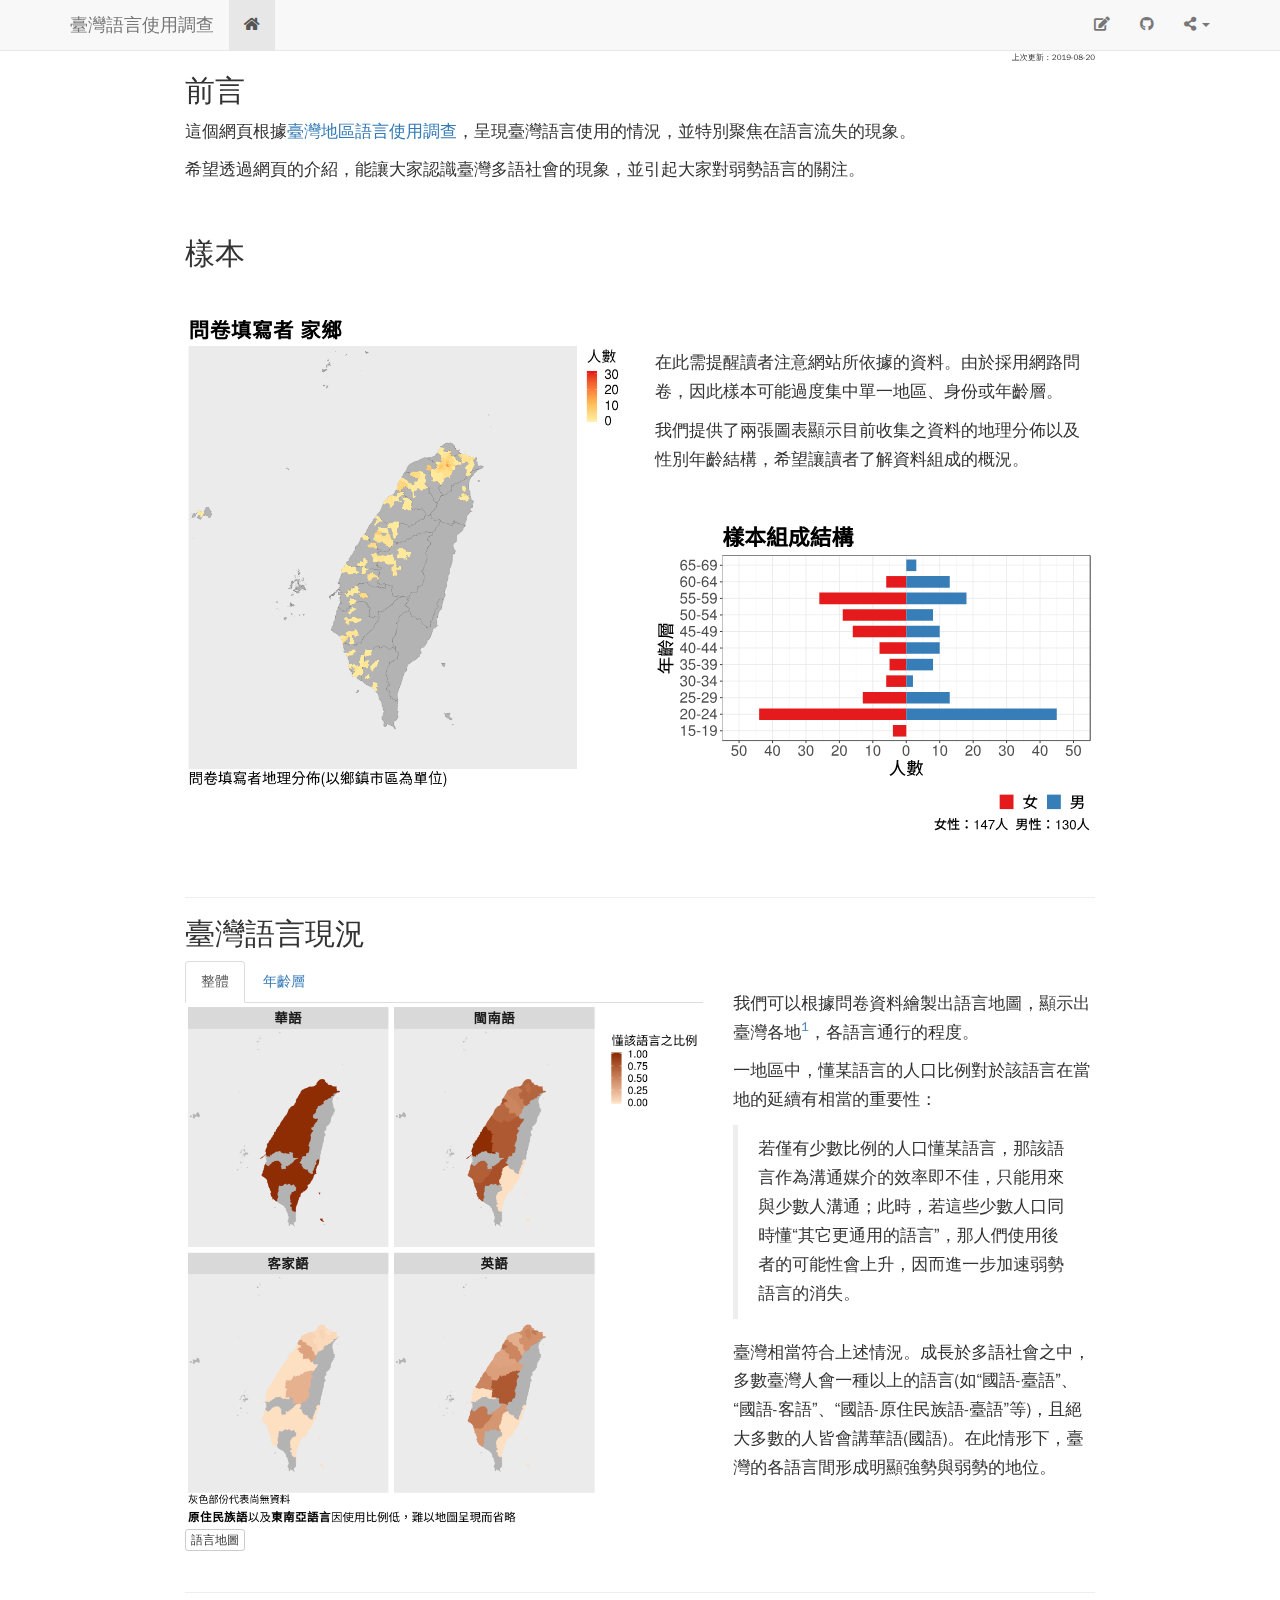
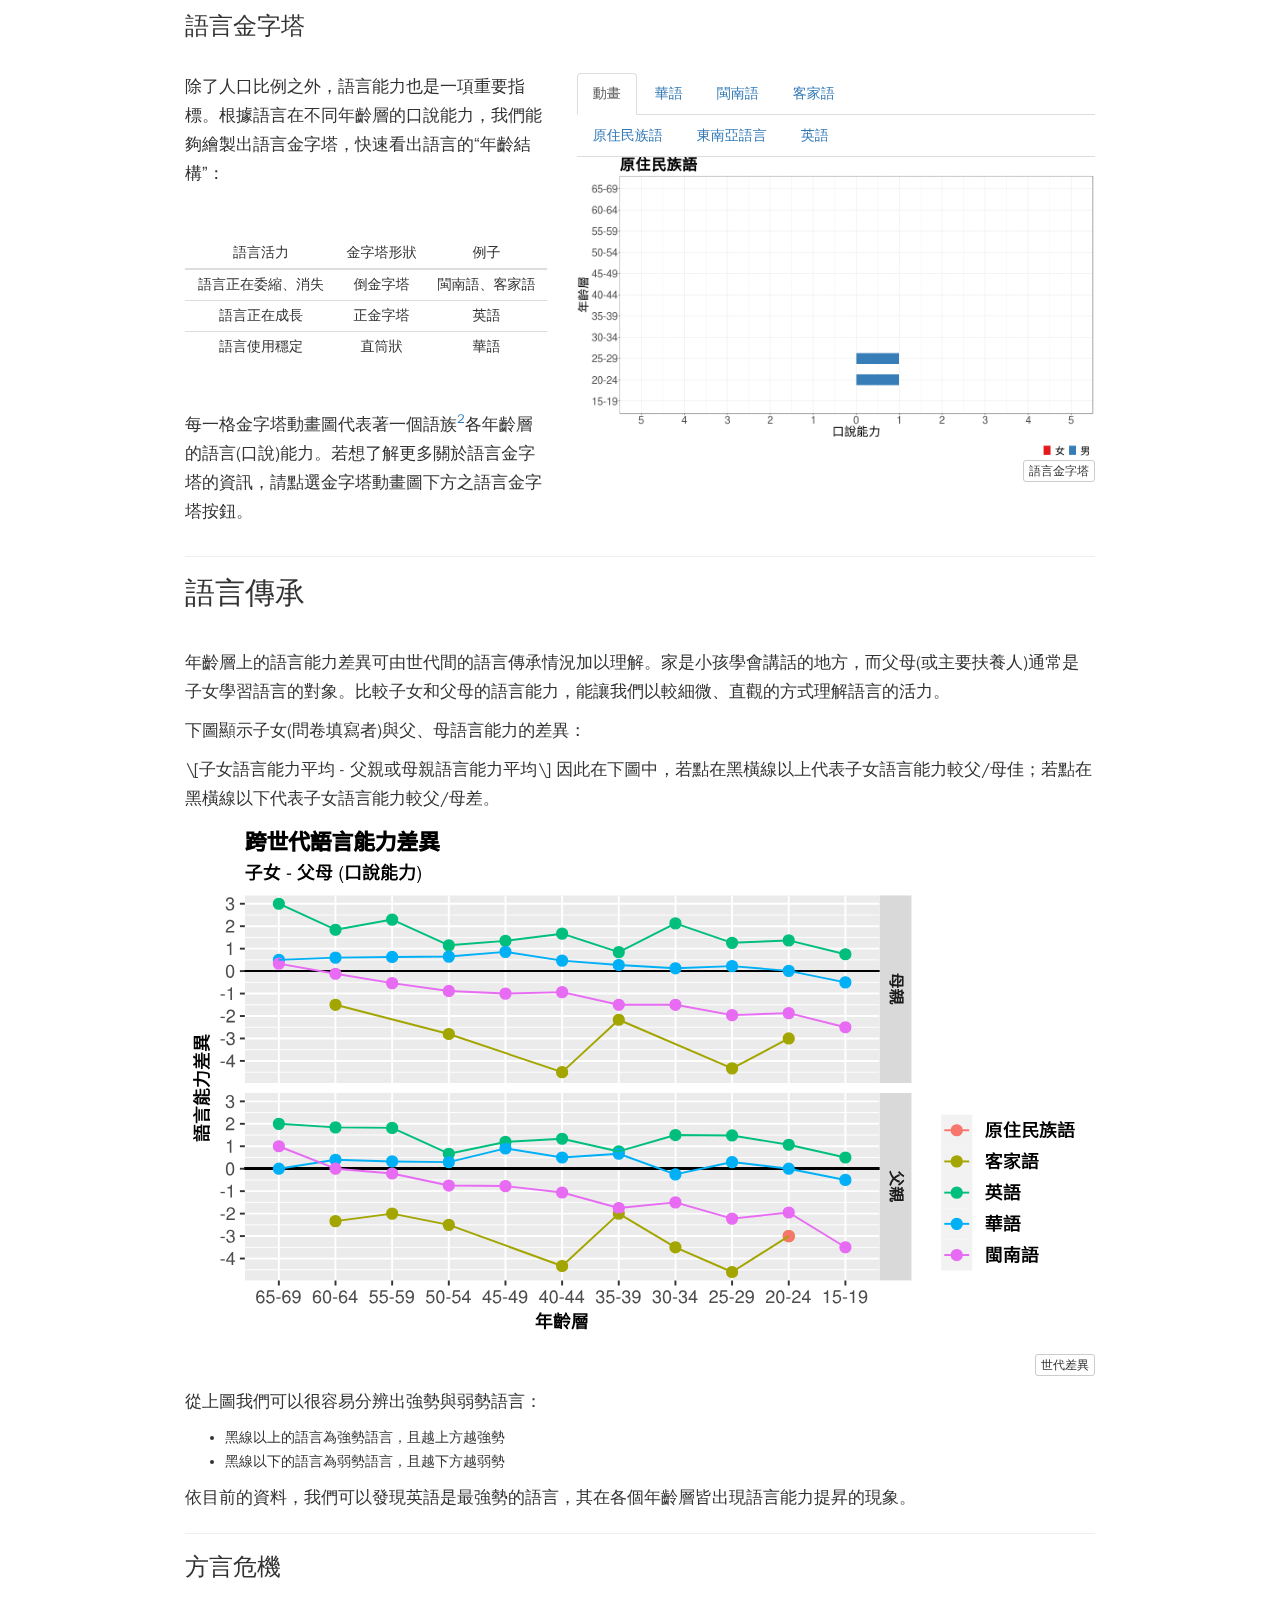
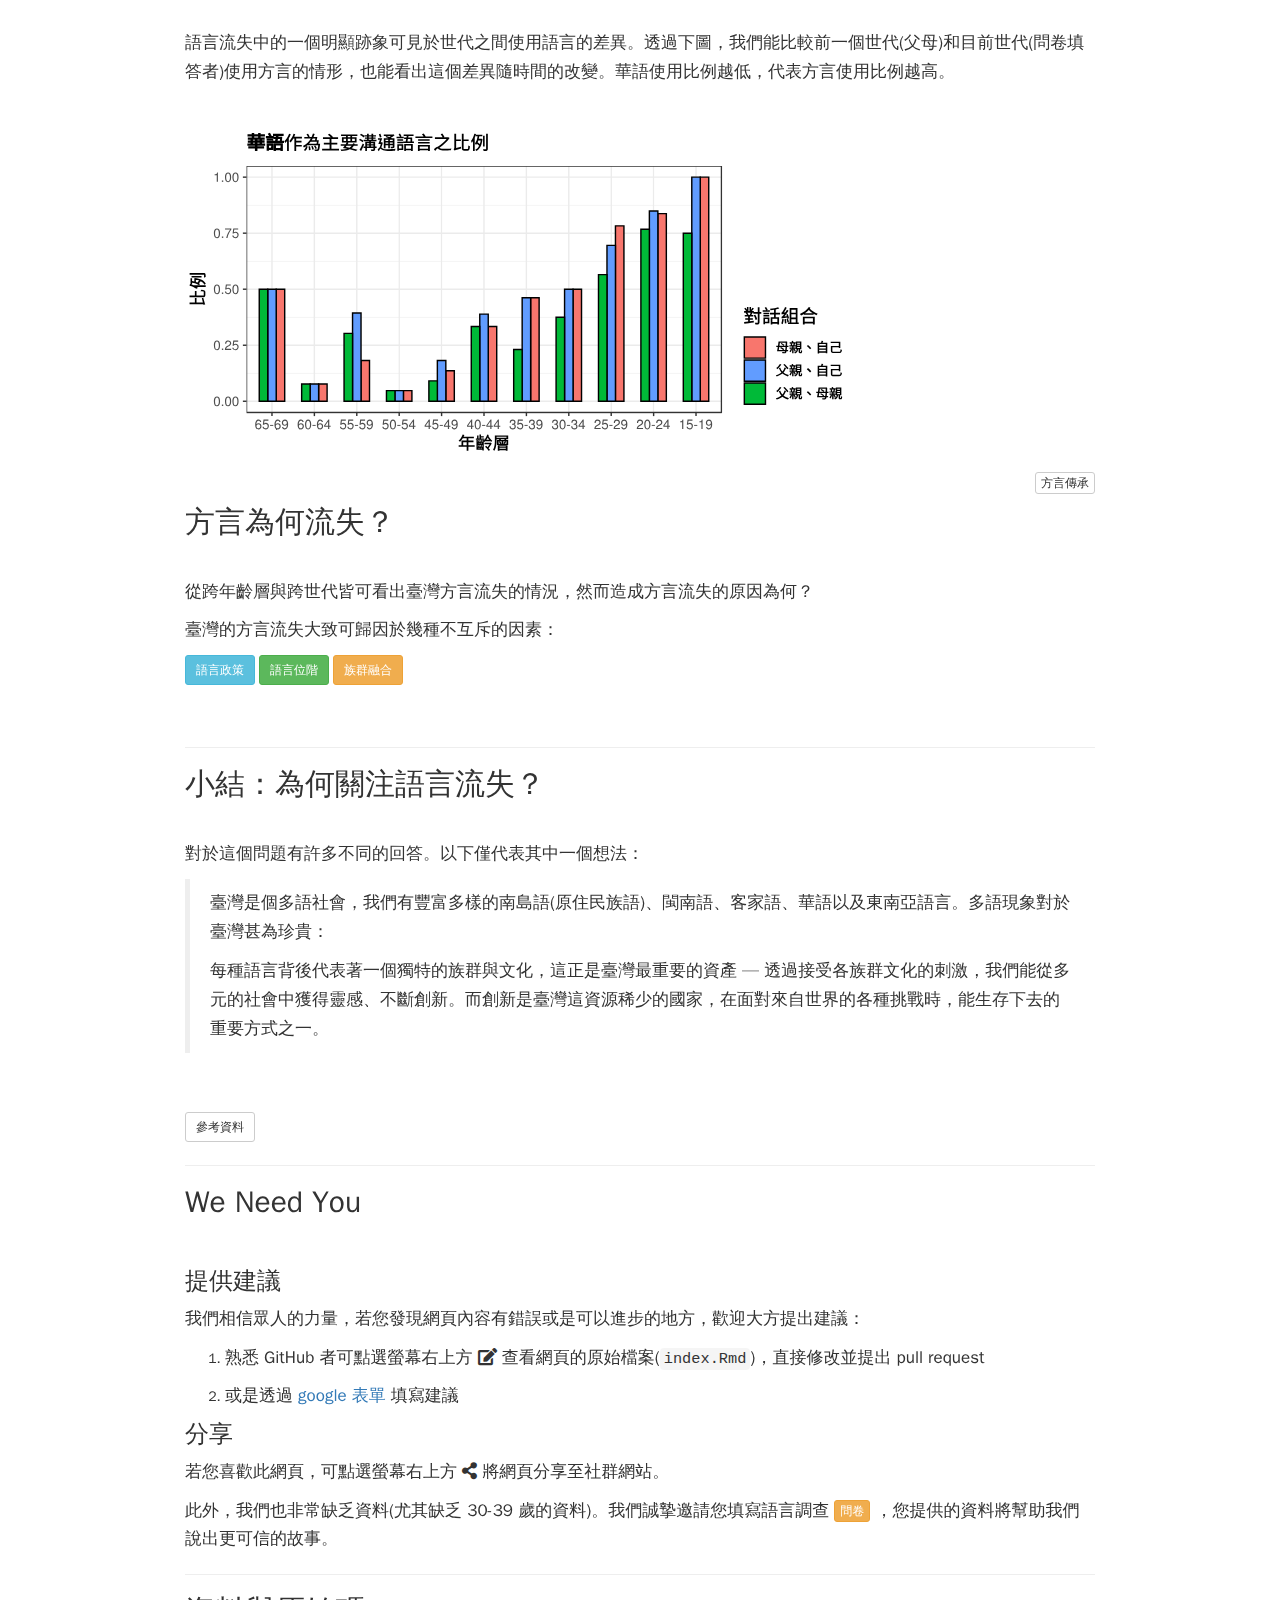
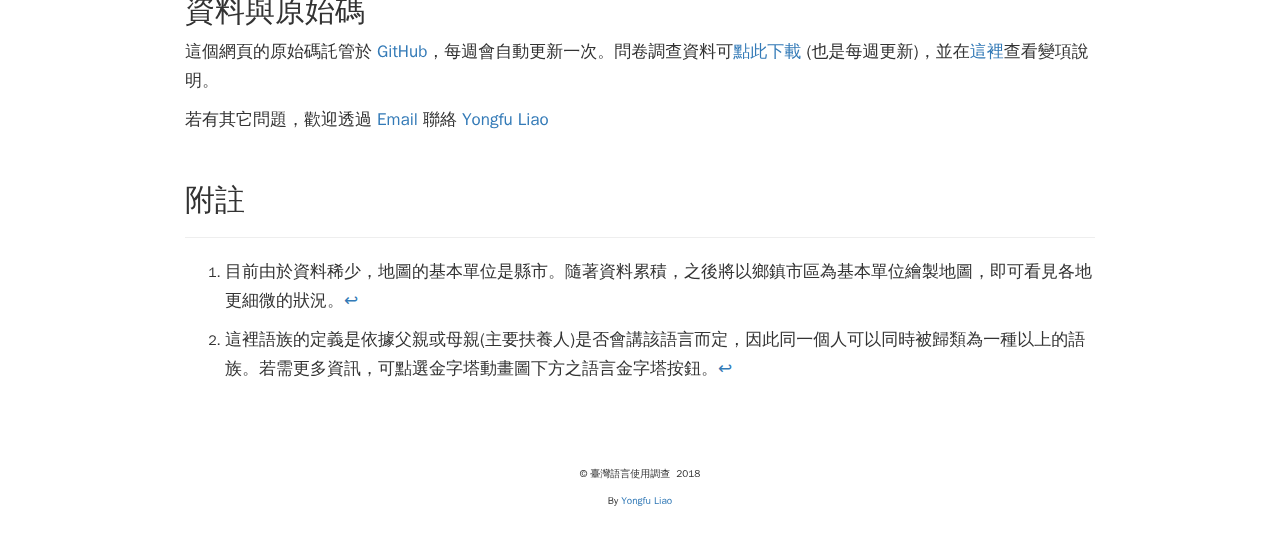
<file: index.html>
<!DOCTYPE html>

<html xmlns="http://www.w3.org/1999/xhtml">

<head>

<meta charset="utf-8" />
<meta http-equiv="Content-Type" content="text/html; charset=utf-8" />
<meta name="generator" content="pandoc" />
<meta http-equiv="X-UA-Compatible" content="IE=EDGE" />




<title>臺灣語言使用調查</title>

<script src="site_libs/jquery-1.11.3/jquery.min.js"></script>
<meta name="viewport" content="width=device-width, initial-scale=1" />
<link href="site_libs/bootstrap-3.3.5/css/bootstrap.min.css" rel="stylesheet" />
<script src="site_libs/bootstrap-3.3.5/js/bootstrap.min.js"></script>
<script src="site_libs/bootstrap-3.3.5/shim/html5shiv.min.js"></script>
<script src="site_libs/bootstrap-3.3.5/shim/respond.min.js"></script>
<script src="site_libs/navigation-1.1/tabsets.js"></script>
<link href="site_libs/highlightjs-9.12.0/default.css" rel="stylesheet" />
<script src="site_libs/highlightjs-9.12.0/highlight.js"></script>
<link href="site_libs/font-awesome-5.1.0/css/all.css" rel="stylesheet" />
<link href="site_libs/font-awesome-5.1.0/css/v4-shims.css" rel="stylesheet" />

<link rel="shortcut icon" type="image/png" href="taiwan.png">
<!-- Global site tag (gtag.js) - Google Analytics -->
<script async src="https://www.googletagmanager.com/gtag/js?id=UA-120525415-1"></script>
<script>
  window.dataLayer = window.dataLayer || [];
  function gtag(){dataLayer.push(arguments);}
  gtag('js', new Date());

  gtag('config', 'UA-120525415-1');
</script>

<style type="text/css">code{white-space: pre;}</style>
<style type="text/css">
  pre:not([class]) {
    background-color: white;
  }
</style>
<script type="text/javascript">
if (window.hljs) {
  hljs.configure({languages: []});
  hljs.initHighlightingOnLoad();
  if (document.readyState && document.readyState === "complete") {
    window.setTimeout(function() { hljs.initHighlighting(); }, 0);
  }
}
</script>



<style type="text/css">
h1 {
  font-size: 34px;
}
h1.title {
  font-size: 38px;
}
h2 {
  font-size: 30px;
}
h3 {
  font-size: 24px;
}
h4 {
  font-size: 18px;
}
h5 {
  font-size: 16px;
}
h6 {
  font-size: 12px;
}
.table th:not([align]) {
  text-align: left;
}
</style>

<link rel="stylesheet" href="style.css" type="text/css" />



<style type = "text/css">
.main-container {
  max-width: 940px;
  margin-left: auto;
  margin-right: auto;
}
code {
  color: inherit;
  background-color: rgba(0, 0, 0, 0.04);
}
img {
  max-width:100%;
  height: auto;
}
.tabbed-pane {
  padding-top: 12px;
}
.html-widget {
  margin-bottom: 20px;
}
button.code-folding-btn:focus {
  outline: none;
}
summary {
  display: list-item;
}
</style>


<style type="text/css">
/* padding for bootstrap navbar */
body {
  padding-top: 51px;
  padding-bottom: 40px;
}
/* offset scroll position for anchor links (for fixed navbar)  */
.section h1 {
  padding-top: 56px;
  margin-top: -56px;
}
.section h2 {
  padding-top: 56px;
  margin-top: -56px;
}
.section h3 {
  padding-top: 56px;
  margin-top: -56px;
}
.section h4 {
  padding-top: 56px;
  margin-top: -56px;
}
.section h5 {
  padding-top: 56px;
  margin-top: -56px;
}
.section h6 {
  padding-top: 56px;
  margin-top: -56px;
}
.dropdown-submenu {
  position: relative;
}
.dropdown-submenu>.dropdown-menu {
  top: 0;
  left: 100%;
  margin-top: -6px;
  margin-left: -1px;
  border-radius: 0 6px 6px 6px;
}
.dropdown-submenu:hover>.dropdown-menu {
  display: block;
}
.dropdown-submenu>a:after {
  display: block;
  content: " ";
  float: right;
  width: 0;
  height: 0;
  border-color: transparent;
  border-style: solid;
  border-width: 5px 0 5px 5px;
  border-left-color: #cccccc;
  margin-top: 5px;
  margin-right: -10px;
}
.dropdown-submenu:hover>a:after {
  border-left-color: #ffffff;
}
.dropdown-submenu.pull-left {
  float: none;
}
.dropdown-submenu.pull-left>.dropdown-menu {
  left: -100%;
  margin-left: 10px;
  border-radius: 6px 0 6px 6px;
}
</style>

<script>
// manage active state of menu based on current page
$(document).ready(function () {
  // active menu anchor
  href = window.location.pathname
  href = href.substr(href.lastIndexOf('/') + 1)
  if (href === "")
    href = "index.html";
  var menuAnchor = $('a[href="' + href + '"]');

  // mark it active
  menuAnchor.parent().addClass('active');

  // if it's got a parent navbar menu mark it active as well
  menuAnchor.closest('li.dropdown').addClass('active');
});
</script>

<!-- tabsets -->

<style type="text/css">
.tabset-dropdown > .nav-tabs {
  display: inline-table;
  max-height: 500px;
  min-height: 44px;
  overflow-y: auto;
  background: white;
  border: 1px solid #ddd;
  border-radius: 4px;
}

.tabset-dropdown > .nav-tabs > li.active:before {
  content: "";
  font-family: 'Glyphicons Halflings';
  display: inline-block;
  padding: 10px;
  border-right: 1px solid #ddd;
}

.tabset-dropdown > .nav-tabs.nav-tabs-open > li.active:before {
  content: "&#xe258;";
  border: none;
}

.tabset-dropdown > .nav-tabs.nav-tabs-open:before {
  content: "";
  font-family: 'Glyphicons Halflings';
  display: inline-block;
  padding: 10px;
  border-right: 1px solid #ddd;
}

.tabset-dropdown > .nav-tabs > li.active {
  display: block;
}

.tabset-dropdown > .nav-tabs > li > a,
.tabset-dropdown > .nav-tabs > li > a:focus,
.tabset-dropdown > .nav-tabs > li > a:hover {
  border: none;
  display: inline-block;
  border-radius: 4px;
}

.tabset-dropdown > .nav-tabs.nav-tabs-open > li {
  display: block;
  float: none;
}

.tabset-dropdown > .nav-tabs > li {
  display: none;
}
</style>

<!-- code folding -->




</head>

<body>


<div class="container-fluid main-container">




<div class="navbar navbar-default  navbar-fixed-top" role="navigation">
  <div class="container">
    <div class="navbar-header">
      <button type="button" class="navbar-toggle collapsed" data-toggle="collapse" data-target="#navbar">
        <span class="icon-bar"></span>
        <span class="icon-bar"></span>
        <span class="icon-bar"></span>
      </button>
      <a class="navbar-brand" href="index.html">臺灣語言使用調查</a>
    </div>
    <div id="navbar" class="navbar-collapse collapse">
      <ul class="nav navbar-nav">
        <li>
  <a href="index.html">
    <span class="fa fa-home"></span>
     
  </a>
</li>
      </ul>
      <ul class="nav navbar-nav navbar-right">
        <li>
  <a href="https://github.com/twLangSurvey/twLangSurvey.github.io/blob/source/web_source/index.Rmd">
    <span class="fa fa-edit"></span>
     
  </a>
</li>
<li>
  <a href="https://github.com/twLangSurvey/twLangSurvey.github.io">
    <span class="fa fa-github"></span>
     
  </a>
</li>
<li class="dropdown">
  <a href="#" class="dropdown-toggle" data-toggle="dropdown" role="button" aria-expanded="false">
    <span class="fa fa-share-alt"></span>
     
     
    <span class="caret"></span>
  </a>
  <ul class="dropdown-menu" role="menu">
    <li>
      <a href="https://www.facebook.com/sharer/sharer.php?u=https%3A//twlangsurvey.github.io/">
        <span class="fa fa-facebook-square"></span>
         
        Facebook
      </a>
    </li>
    <li>
      <a href="https://plus.google.com/share?url=https%3A//twlangsurvey.github.io/">
        <span class="fa fa-google-plus"></span>
         
        Google Plus
      </a>
    </li>
    <li>
      <a href="https://twitter.com/home?status=https%3A//twlangsurvey.github.io/">
        <span class="fa fa-twitter"></span>
         
        Twitter
      </a>
    </li>
    <li>
      <a href="https://www.linkedin.com/shareArticle?mini=true&amp;url=https%3A//twlangsurvey.github.io/&amp;title=&amp;summary=&amp;source=">
        <span class="fa fa-linkedin"></span>
         
        Linkedin
      </a>
    </li>
  </ul>
</li>
      </ul>
    </div><!--/.nav-collapse -->
  </div><!--/.container -->
</div><!--/.navbar -->

<div class="fluid-row" id="header">



<h1 class="title toc-ignore">臺灣語言使用調查</h1>

</div>


<p style="text-align:right; font-size:8px">
上次更新：2019-08-20
</p>
<div class="section level2">
<h2>前言</h2>
<p>這個網頁根據<strong><a href="https://docs.google.com/forms/d/e/1FAIpQLSdrZbbh8XHLYBlLFag8_MGJBtDjvDq-32wwGkvHxYzR2brixg/viewform">臺灣地區語言使用調查</a></strong>，呈現臺灣語言使用的情況，並特別聚焦在語言流失的現象。</p>
<p>希望透過網頁的介紹，能讓大家認識臺灣多語社會的現象，並引起大家對弱勢語言的關注。</p>
</div>
<div id="section" class="section level2">
<h2><br></h2>
</div>
<div class="section level2">
<h2>樣本</h2>
<p><br></p>
<div class="row">
<div class="col-md-6">
<img src="out_graph/sample_spatial_distr.gif" /><!-- -->
</div>
<div class="col-md-6">
<p><br> 在此需提醒讀者注意網站所依據的資料。由於採用<strong>網路問卷</strong>，因此樣本可能過度集中單一地區、身份或年齡層。</p>
<p>我們提供了兩張圖表顯示<strong>目前收集之資料</strong>的<strong>地理分佈</strong>以及<strong>性別年齡結構</strong>，希望讓讀者了解資料組成的概況。</p>
<p><br></p>
<p><img src="index_files/figure-html/pl_age_stru-2.svg" width="672" /></p>
</div>
</div>
<p><br></p>
<hr />
</div>
<div class="section level2">
<h2>臺灣語言現況</h2>
<div class="row">
<div class="col-md-7">
<ul class="nav nav-tabs">
<li class="active">
<a data-toggle="tab" href="#all-age">整體</a>
</li>
<li>
<a data-toggle="tab" href="#age-group">年齡層</a>
</li>
</ul>
<div class="tab-content">
<div id="all-age" class="tab-pane fade in active">
<img src="out_graph/facet_static_map.png" /><!-- -->
</div>
<!--all-age div -->
<div id="age-group" class="tab-pane fade">
<img src="out_graph/animated_facet_map.gif" /><!-- -->
</div>
<!--age-group div -->
</div>
<!-- tabs-content div -->
<p><button type="button" class="btn btn-default pull-left btn-xs" data-toggle="modal" data-target="#lang-map">語言地圖</button><div id="lang-map" class="modal fade" role="dialog" tabindex="-1">
<div class="modal-dialog " role="document">
<div class="modal-content">
<div class="modal-header">
<button type="button" class="close" data-dismiss="modal">&times;</button>
<h4 class="modal-title">語言地圖</h4>
</div>
<div class="modal-body">
<p>
此地圖顯示各語言(華語、閩南語、客家語、英語)在臺灣各地區的<b>通行程度</b>。每一格動畫地圖為一個<b>年齡層(5 歲)</b>，因此可以看見各地區<b>語言通行程度隨時間改變的動態</b>。
</p>
<p>
當懂某語言的人口<b>比例隨年齡變小而下降時</b>，代表該語言為<b>弱勢語言</b>，在當地正逐漸委縮中。
</p>
<br>

<p style="font-size:10.5px">
註 1：這裡<b>懂某語言</b>的定義為：該語言口說能力在六點量尺為 4、5 或 6 分。<br>
註 2：<b>英語</b>放在這裡並非因其為弱勢語言(雖其使用比例低)，反而是因為其近年相當強勢：由於納入正式教育與全球化現象，臺灣懂英語的人口正在上升。事實上，英語應是目前臺灣最強勢的語言。
</p>
</div>
<div class="modal-footer">
<button type="button" class="btn btn-default" data-dismiss="modal">Close</button>
</div>
</div>
</div>
</div> <br></p>
</div>
<!--left col  div -->
<div class="col-md-5">
<p><br> 我們可以根據問卷資料繪製出<strong>語言地圖</strong>，顯示出臺灣<strong>各地</strong><a href="#fn1" class="footnoteRef" id="fnref1"><sup>1</sup></a>，各語言通行的程度。</p>
<p>一地區中，<strong>懂某語言的人口比例</strong>對於該語言在當地的延續有相當的重要性：</p>
<blockquote>
<p>若僅有少數比例的人口懂某語言，那該語言作為溝通媒介的效率即不佳，只能用來與少數人溝通；此時，若這些少數人口<strong>同時懂“其它更通用的語言”</strong>，那人們使用後者的可能性會上升，因而進一步加速弱勢語言的消失。</p>
</blockquote>
<p>臺灣相當符合上述情況。成長於多語社會之中，多數臺灣人會一種以上的語言(如“國語-臺語”、“國語-客語”、“國語-原住民族語-臺語”等)，且<strong>絕大多數的人皆會講華語(國語)</strong>。在此情形下，臺灣的各語言間形成明顯強勢與弱勢的地位。</p>
</div>
<!--right col div -->
</div>
<!--row div -->
<hr />
<div class="section level3">
<h3>語言金字塔</h3>
<br>
<div class="row">
<div class="col-md-5">
<p>除了人口比例之外，<strong>語言能力</strong>也是一項重要指標。根據語言在不同年齡層的<strong>口說能力</strong>，我們能夠繪製出<strong>語言金字塔</strong>，快速看出<strong>語言的“年齡結構”</strong>：</p>
<p><br></p>
<table>
<thead>
<tr class="header">
<th align="center"><strong>語言活力</strong></th>
<th align="center"><strong>金字塔形狀</strong></th>
<th align="center"><strong>例子</strong></th>
</tr>
</thead>
<tbody>
<tr class="odd">
<td align="center">語言正在委縮、消失</td>
<td align="center">倒金字塔</td>
<td align="center">閩南語、客家語</td>
</tr>
<tr class="even">
<td align="center">語言正在成長</td>
<td align="center">正金字塔</td>
<td align="center">英語</td>
</tr>
<tr class="odd">
<td align="center">語言使用穩定</td>
<td align="center">直筒狀</td>
<td align="center">華語</td>
</tr>
</tbody>
</table>
<p><br> 每一格金字塔動畫圖代表著一個<strong>語族</strong><a href="#fn2" class="footnoteRef" id="fnref2"><sup>2</sup></a>各年齡層的語言(口說)能力。若想了解更多關於語言金字塔的資訊，請點選金字塔動畫圖下方之<strong>語言金字塔</strong>按鈕。</p>
</div>
<div class="col-md-7">
<ul class="nav nav-tabs">
<li class="active">
<a data-toggle="tab" href="#ani-pyramid">動畫</a>
</li>
<li>
<a data-toggle="tab" href="#mand-pyramid">華語</a>
</li>
<li>
<a data-toggle="tab" href="#tw-pyramid">閩南語</a>
</li>
<li>
<a data-toggle="tab" href="#hak-pyramid">客家語</a>
</li>
</ul>
<ul class="nav nav-tabs">
<li>
<a data-toggle="tab" href="#ind-pyramid">原住民族語</a>
</li>
<li>
<a data-toggle="tab" href="#sea-pyramid">東南亞語言</a>
</li>
<li>
<a data-toggle="tab" href="#eng-pyramid">英語</a>
</li>
</ul>
<div class="tab-content">
<div id="ani-pyramid" class="tab-pane fade in active">
<img src="out_graph/age_pyramid.gif" /><!-- -->
</div>
<!--ani-pyramid div -->
<div id="mand-pyramid" class="tab-pane fade">
<img src="out_graph/Mand_pyramid.png" /><!-- -->
</div>
<!-- mand-pyramid div -->
<div id="tw-pyramid" class="tab-pane fade">
<img src="out_graph/Tw_pyramid.png" /><!-- -->
</div>
<!-- tw-pyramid div -->
<div id="hak-pyramid" class="tab-pane fade">
<img src="out_graph/Hak_pyramid.png" /><!-- -->
</div>
<!-- hak-pyramid div -->
<div id="ind-pyramid" class="tab-pane fade">
<img src="out_graph/Ind_pyramid.png" /><!-- -->
</div>
<!-- ind-pyramid div -->
<div id="sea-pyramid" class="tab-pane fade">
<img src="out_graph/SEA_pyramid.png" /><!-- -->
</div>
<!-- sea-pyramid div -->
<div id="eng-pyramid" class="tab-pane fade">
<img src="out_graph/Eng_pyramid.png" /><!-- -->
</div>
<!-- eng-pyramid div -->
</div>
<!-- end tabs-content div -->
<p><button type="button" class="btn btn-default pull-right btn-xs" data-toggle="modal" data-target="#age-pyramid">語言金字塔</button><div id="age-pyramid" class="modal fade" role="dialog" tabindex="-1">
<div class="modal-dialog " role="document">
<div class="modal-content">
<div class="modal-header">
<button type="button" class="close" data-dismiss="modal">&times;</button>
<h4 class="modal-title">語言金字塔</h4>
</div>
<div class="modal-body">
<h5>口說能力的計算</h5>

<p>
這裡各語言在各年齡層口說能力的<b>平均</b>，並非使用所有問卷樣本，而是根據問卷填寫者之父親或母親的語言能力進行篩選：父親或母親的語言能力需達一定標準，該份問卷才會納入計算口說能力的平均。
</p>
<p>
此作法之目的在於避免出現「少數族群語言(如原住民語)的口說能力近乎為 0 」的情況。簡言之，上述的動作事實上在<b>定義語族</b>，並計算各語族(華、閩、客、原住民、東南亞)之族語能力。<b>英語</b>則並未進行篩選，直接使用所有有效樣本計算平均口說能力。
</p>
<br>

<p style="font-size:10.5px">
註：這裡定義語族的目的在於處理<b>語言</b>本身的問題，而非實際族群身份之認定。
</p>
</div>
<div class="modal-footer">
<button type="button" class="btn btn-default" data-dismiss="modal">Close</button>
</div>
</div>
</div>
</div> <br></p>
</div>
<!-- right-col div -->
</div>
<!-- row div -->
<hr />
</div>
</div>
<div class="section level2">
<h2>語言傳承</h2>
<p><br> 年齡層上的語言能力差異可由<strong>世代間的語言傳承</strong>情況加以理解。家是小孩學會講話的地方，而父母(或主要扶養人)通常是子女學習語言的對象。<strong>比較子女和父母</strong>的語言能力，能讓我們以較細微、直觀的方式理解語言的活力。</p>
<p>下圖顯示子女(問卷填寫者)與父、母語言能力的差異：</p>
<p><span class="math display">\[子女語言能力平均 - 父親或母親語言能力平均\]</span> 因此在下圖中，若點在<strong>黑橫線以上</strong>代表子女語言能力<strong>較父/母佳</strong>；若點在<strong>黑橫線以下</strong>代表子女語言能力<strong>較父/母差</strong>。 <br></p>
<p><img src="index_files/figure-html/age-diff-lang-ability-1.svg" width="100%" /></p>
<p><button type="button" class="btn btn-default pull-right btn-xs" data-toggle="modal" data-target="#cross-gen-ability-modal">世代差異</button><div id="cross-gen-ability-modal" class="modal fade" role="dialog" tabindex="-1">
<div class="modal-dialog " role="document">
<div class="modal-content">
<div class="modal-header">
<button type="button" class="close" data-dismiss="modal">&times;</button>
<h4 class="modal-title">世代差異</h4>
</div>
<div class="modal-body">
<p>
這裡一樣透過定義語族篩選樣本進行計算。不同的是，此將父、母分開：在計算子女與父親的語言能力差異時，僅以"父親是否會講該語言"作為篩選；計算子女與母親語言能力差異時，僅以母親篩選。
</p>
</div>
<div class="modal-footer">
<button type="button" class="btn btn-default" data-dismiss="modal">Close</button>
</div>
</div>
</div>
</div> <br></p>
<p>從上圖我們可以很容易<strong>分辨出強勢與弱勢語言</strong>：</p>
<ul>
<li>黑線以上的語言為強勢語言，且<strong>越上方越強勢</strong></li>
<li>黑線以下的語言為弱勢語言，且<strong>越下方越弱勢</strong></li>
</ul>
<p>依目前的資料，我們可以發現<strong>英語</strong>是最強勢的語言，其在各個年齡層皆出現<strong>語言能力提昇</strong>的現象。</p>
<hr />
<div class="section level3">
<h3>方言危機</h3>
<p><br></p>
<p>語言流失中的一個明顯跡象可見於世代之間使用語言的差異。透過下圖，我們能比較前一個世代(父母)和目前世代(問卷填答者)使用方言的情形，也能看出這個差異隨時間的改變。<strong>華語</strong>使用比例<strong>越低</strong>，代表<strong>方言</strong>使用比例<strong>越高</strong>。</p>
<p><br> <img src="index_files/figure-html/Mand-as-main-1.svg" width="672" /></p>
<p><button type="button" class="btn btn-default pull-right btn-xs" data-toggle="modal" data-target="#mand-as-main-modal">方言傳承</button><div id="mand-as-main-modal" class="modal fade" role="dialog" tabindex="-1">
<div class="modal-dialog " role="document">
<div class="modal-content">
<div class="modal-header">
<button type="button" class="close" data-dismiss="modal">&times;</button>
<h4 class="modal-title">方言傳承</h4>
</div>
<div class="modal-body">
<p>
此圖比較<b>世代之內</b>(父親與母親)與<b>世代之間</b>(子女與父/母)對話時所使用的主要語言(以"華語/非華語"區分)。透過此圖，我們能看出<b>方言在各年齡層的傳承程度</b>。
</p>

</div>
<div class="modal-footer">
<button type="button" class="btn btn-default" data-dismiss="modal">Close</button>
</div>
</div>
</div>
</div> <br></p>
</div>
</div>
<div class="section level2">
<h2>方言為何流失？</h2>
<p><br> 從跨年齡層與跨世代皆可看出臺灣方言流失的情況，然而造成方言流失的原因為何？</p>
<p>臺灣的方言流失大致可歸因於幾種不互斥的因素：</p>
<div id="lang-policy-modal" class="modal fade" role="dialog" tabindex="-1">
<div class="modal-dialog " role="document">
<div class="modal-content">
<div class="modal-header">
<button type="button" class="close" data-dismiss="modal">&times;</button>
<h4 class="modal-title">語言政策</h4>
</div>
<div class="modal-body">
<p>
國民政府來臺後所推行的國語運動成效非常好(相較日治時期的國語運動)。這很大的原因是因為當時臺灣主要的本土語言(閩南語和客家語)與北京話之間相似程度很高。同時，光復初期的臺人對於重返「祖國」的懷抱保有許多期待，對於北京話的學習也頗具熱忱 (黃宣範, 1993, 頁 105)。
</p>

<p>
多年來的國語政策施行，包含許多對方言的使用限制，如禁止於學校使用方言、限制廣播及電視節目的方言使用等，讓華語(國語)的使用率持續提高。
</p>
</div>
<div class="modal-footer">
<button type="button" class="btn btn-default" data-dismiss="modal">Close</button>
</div>
</div>
</div>
</div>
<div id="hl-lang-modal" class="modal fade" role="dialog" tabindex="-1">
<div class="modal-dialog " role="document">
<div class="modal-content">
<div class="modal-header">
<button type="button" class="close" data-dismiss="modal">&times;</button>
<h4 class="modal-title">語言位階</h4>
</div>
<div class="modal-body">
<p>
當<b>外來政權進入當地</b>時，統治階級與當地居民常出現<b>語言不通</b>的情形。新的外來政權常會推行自己的語言：例如，歐洲殖民非洲國家、日本殖民臺灣、國民政府接收臺灣，皆推行統治階級所使用的語言。這些統治階級的語言通常會形成<b>官方語言</b>，並且具有下列特點：
<ol>
  <li>用於正式、公眾場合。例如學校教育、新聞媒體、公司等</li>
  <li>具有正式的文字書寫系統，並有專門機構(如教育部)對其進行規定</li>
  <li>「位階」較高：由於語言與上層社會階級(統治階級或受過高等教育之階級)結合，不同語言在人們心中開始出現<b>位階的差異</b>。統治階級的語言被認為較「高等」，而一般用於非正式場合(家中)的當地語言則被認為較「低等」、「不登大雅之堂」。</li>
</ol>
</p>

<p>
語言位階的出現，對處於弱勢、屬於「低位階」的方言帶來相當程度的衝擊。由於語言與社會階級的結合，人們為追求較佳的生活環境或更高的社會地位，勢必增加「高位階」語言的使用，相對地也減少使用「低位階」方言的機會。例如，許多資料皆顯示臺灣教育程度與方言能力之間的負向關聯：<b>教育程度越高，方言能力越低</b> (如〈客語使用狀況調查〉,頁 35；《原住民族語言調查研究三年實施計畫：16 族綜合比較報告》)。
</p>
</div>
<div class="modal-footer">
<button type="button" class="btn btn-default" data-dismiss="modal">Close</button>
</div>
</div>
</div>
</div>
<div id="ethn-merge-modal" class="modal fade" role="dialog" tabindex="-1">
<div class="modal-dialog " role="document">
<div class="modal-content">
<div class="modal-header">
<button type="button" class="close" data-dismiss="modal">&times;</button>
<h4 class="modal-title">族群融合</h4>
</div>
<div class="modal-body">
<p>
臺灣方言流失與族群融合密不可分。政府的國語政策造成今日多數的臺灣人有共同的一種語言，語言隔閡的消失也造成臺灣族群融合更加的快速，如今二、三十歲的臺灣人已難以「閩南」、「客家」、「本省」、「外省」去作區分，許多原住民也融入其中難以辨別。族群融合更進一步造成語言朝單一化方向前進。
</p>
</div>
<div class="modal-footer">
<button type="button" class="btn btn-default" data-dismiss="modal">Close</button>
</div>
</div>
</div>
</div>
<p><button type="button" class="btn btn-info btn-sm btn-gr" data-toggle="modal" data-target="#lang-policy-modal">語言政策</button><button type="button" class="btn btn-success btn-sm btn-gr" data-toggle="modal" data-target="#hl-lang-modal">語言位階</button><button type="button" class="btn btn-warning btn-sm btn-gr" data-toggle="modal" data-target="#ethn-merge-modal">族群融合</button></p>
<p><br></p>
<hr />
</div>
<div class="section level2">
<h2>小結：為何關注語言流失？</h2>
<p><br> 對於這個問題有許多不同的回答。以下僅代表其中一個想法：</p>
<blockquote>
<p>臺灣是個多語社會，我們有豐富多樣的南島語(原住民族語)、閩南語、客家語、華語以及東南亞語言。多語現象對於臺灣甚為珍貴：</p>
<p>每種語言背後代表著一個獨特的族群與文化，這正是臺灣最重要的資產 — 透過接受各族群文化的刺激，我們能從多元的社會中獲得靈感、不斷創新。而創新是臺灣這資源稀少的國家，在面對來自世界的各種挑戰時，能生存下去的重要方式之一。</p>
</blockquote>
<p><br></p>
<p><div id="biblo-modal" class="modal fade" role="dialog" tabindex="-1">
<div class="modal-dialog " role="document">
<div class="modal-content">
<div class="modal-header">
<button type="button" class="close" data-dismiss="modal">&times;</button>
<h4 class="modal-title">參考資料</h4>
</div>
<div class="modal-body">
<div id="reference">
<div id="ref-leung2008">
<p>Leung, A. K.-y., Maddux, W. W., Galinsky, A. D., &amp; Chiu, C.-y. (2008). Multicultural experience enhances creativity: The when and how. <em>American Psychologist</em>, <em>63</em>(3), 169–181. <a href="https://doi.org/10.1037/0003-066X.63.3.169" class="uri">https://doi.org/10.1037/0003-066X.63.3.169</a></p>
</div>
<div id="ref-stanford2008">
<p>Stanford, J. N. (2008). Child dialect acquisition: New perspectives on parent/peer influence1. <em>Journal of Sociolinguistics</em>, <em>12</em>(5), 567–596. <a href="https://doi.org/10.1111/j.1467-9841.2008.00383.x" class="uri">https://doi.org/10.1111/j.1467-9841.2008.00383.x</a></p>
</div>
<div id="ref-2016">
<p>原住民族語言調查研究三年實施計畫：16 族綜合比較報告. (2016).</p>
</div>
<div id="ref-kejiaweiyuanhui2013">
<p>客家委員會. (2013). 客語使用狀況調查.</p>
</div>
<div id="ref-caishuling2001">
<p>蔡淑鈴. (2001). 語言使用與職業階層化的關係: 比較台灣男性的族群差異. <em>台灣社會學</em>, <em>1</em>, 65–111.</p>
</div>
<div id="ref-huangxuanfan1993">
<p>黃宣範. (1993). <em>語言、社會與族羣意識: 臺灣語言社會學的研究</em>. 臺北市: 文鶴.</p>
</div>
</div>
</div>
<div class="modal-footer">
<button type="button" class="btn btn-default" data-dismiss="modal">Close</button>
</div>
</div>
</div>
</div><button type="button" class="btn btn-default btn-sm btn-gr" data-toggle="modal" data-target="#biblo-modal">參考資料</button></p>
<hr />
</div>
<div id="we-need-you" class="section level2">
<h2><strong>We Need You</strong></h2>
<p><br></p>
<div class="section level3">
<h3>提供建議</h3>
<p>我們相信眾人的力量，若您發現網頁內容有錯誤或是可以進步的地方，歡迎大方提出建議：</p>
<ol style="list-style-type: decimal">
<li><p>熟悉 GitHub 者可點選螢幕右上方 <i class="fa fa-edit"></i> 查看網頁的原始檔案(<code>index.Rmd</code>)，直接修改並提出 pull request</p></li>
<li><p>或是透過 <a href="https://docs.google.com/forms/d/e/1FAIpQLSeND5U82qxhQDXbJe8D5ouQinvmsphGX_r7qV9MAnxE79uZSA/viewform?usp=sf_link">google 表單</a> 填寫建議</p></li>
</ol>
</div>
<div class="section level3">
<h3>分享</h3>
<p>若您喜歡此網頁，可點選螢幕右上方 <i class="fa fa-share-alt" aria-hidden="true"></i> 將網頁分享至社群網站。</p>
<p>此外，我們也非常缺乏資料(尤其缺乏 30-39 歲的資料)。我們誠摯邀請您填寫語言調查 <a href="https://docs.google.com/forms/d/e/1FAIpQLSdrZbbh8XHLYBlLFag8_MGJBtDjvDq-32wwGkvHxYzR2brixg/viewform" class="btn btn-warning btn-xs" role="button">問卷</a> ，您提供的資料將幫助我們說出更可信的故事。</p>
<hr />
</div>
</div>
<div class="section level2">
<h2>資料與原始碼</h2>
<p>這個網頁的原始碼託管於 <a href="https://github.com/twLangSurvey/twLangSurvey.github.io">GitHub</a>，每週會自動更新一次。問卷調查資料可<a href="https://minhaskamal.github.io/DownGit/#/home?url=https://github.com/twLangSurvey/twlangsurvey.github.io/blob/master/data/survey.csv">點此下載</a> (也是每週更新)，並在<a href="https://github.com/twLangSurvey/twLangSurvey.github.io/blob/source/README.md">這裡</a>查看變項說明。</p>
<p>若有其它問題，歡迎透過 <a href="mailto:liao961120@gmail.com">Email</a> 聯絡 <a href="https://liao961120.github.io">Yongfu Liao</a></p>
<p><br></p>
</div>
<div class="section level2">
<h2>附註</h2>
</div>
<div class="footnotes">
<hr />
<ol>
<li id="fn1"><p>目前由於資料稀少，地圖的基本單位是<strong>縣市</strong>。隨著資料累積，之後將以<strong>鄉鎮市區</strong>為基本單位繪製地圖，即可看見各地更細微的狀況。<a href="#fnref1">↩</a></p></li>
<li id="fn2"><p>這裡語族的定義是依據<strong>父親或母親(主要扶養人)是否會講該語言而定</strong>，因此同一個人可以同時被歸類為一種以上的語族。若需更多資訊，可點選金字塔動畫圖下方之<strong>語言金字塔</strong>按鈕。<a href="#fnref2">↩</a></p></li>
</ol>
</div>

<br><br>
<div id="disqus_thread"></div>
<script>

/**
*  RECOMMENDED CONFIGURATION VARIABLES: EDIT AND UNCOMMENT THE SECTION BELOW TO INSERT DYNAMIC VALUES FROM YOUR PLATFORM OR CMS.
*  LEARN WHY DEFINING THESE VARIABLES IS IMPORTANT: https://disqus.com/admin/universalcode/#configuration-variables*/

var disqus_config = function () {
this.page.url = 'https://twlangsurvey.github.io' + location.pathname;
this.language = "zh_TW"; 
};

(function() { // DON'T EDIT BELOW THIS LINE
var d = document, s = d.createElement('script');
s.src = 'https://twlangsurvey.disqus.com/embed.js';
s.setAttribute('data-timestamp', +new Date());
(d.head || d.body).appendChild(s);
})();
</script>
<noscript>Please enable JavaScript to view the <a href="https://disqus.com/?ref_noscript">comments powered by Disqus.</a></noscript>

<footer class="page-footer font-small stylish-color-dark pt-4 mt-4">
	<footer class="page-footer font-small stylish-color-dark pt-4 mt-4">
		<br>
		<p style="font-size:10px" class="footertext text-center">&copy; 臺灣語言使用調查&nbsp; 2018</p>
		<p style="font-size:10px" class="footertext text-center">By <a href="https://liao961120.github.io">Yongfu Liao</a></p>
	</footer>
</footer>



</div>

<script>

// add bootstrap table styles to pandoc tables
function bootstrapStylePandocTables() {
  $('tr.header').parent('thead').parent('table').addClass('table table-condensed');
}
$(document).ready(function () {
  bootstrapStylePandocTables();
});


</script>

<!-- tabsets -->

<script>
$(document).ready(function () {
  window.buildTabsets("TOC");
});

$(document).ready(function () {
  $('.tabset-dropdown > .nav-tabs > li').click(function () {
    $(this).parent().toggleClass('nav-tabs-open')
  });
});
</script>

<!-- code folding -->


<!-- dynamically load mathjax for compatibility with self-contained -->
<script>
  (function () {
    var script = document.createElement("script");
    script.type = "text/javascript";
    script.src  = "https://mathjax.rstudio.com/latest/MathJax.js?config=TeX-AMS-MML_HTMLorMML";
    document.getElementsByTagName("head")[0].appendChild(script);
  })();
</script>

</body>
</html>
</file>
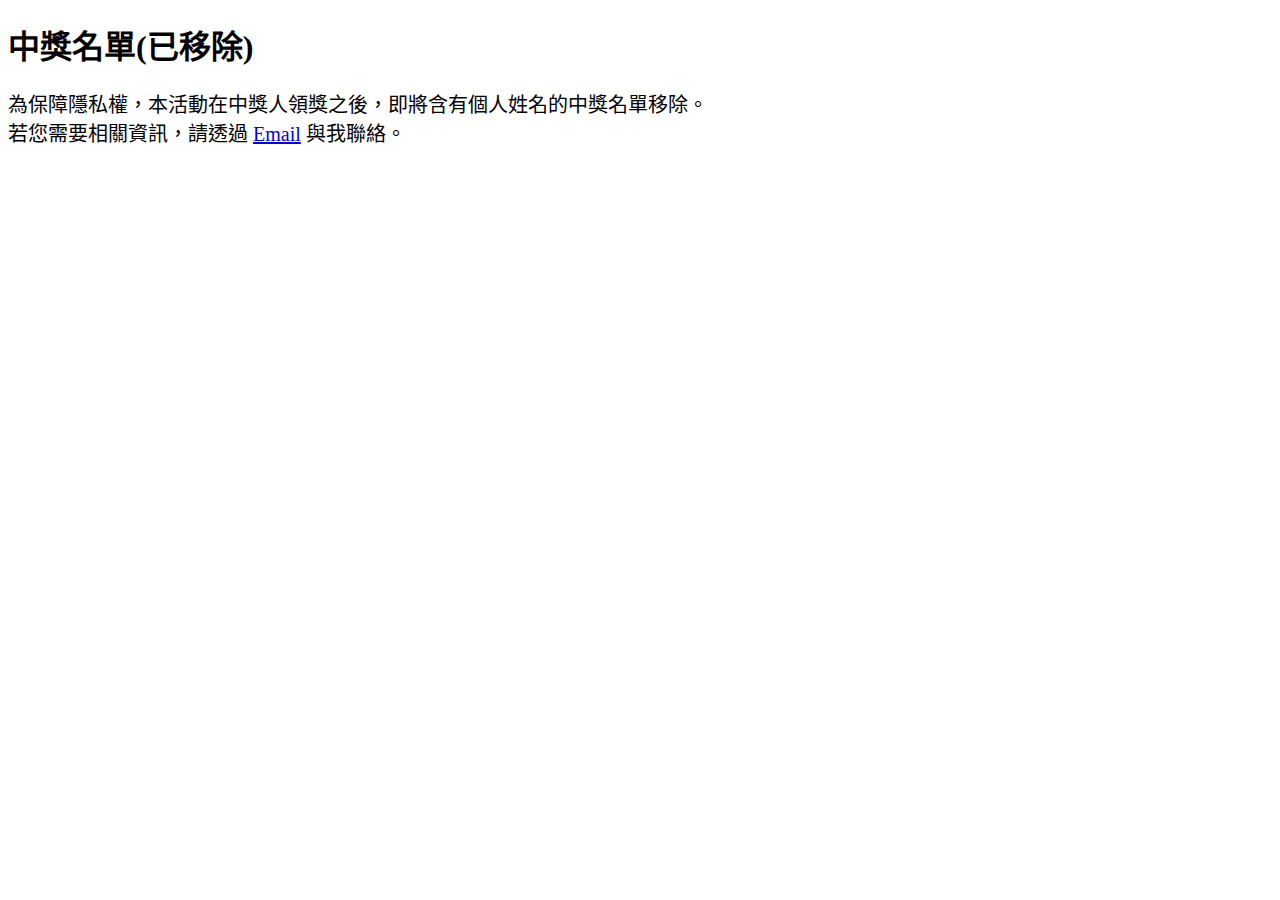
<file: lottery.html>
<!DOCTYPE html>
<html lang="zh-TW">

<head>
    <meta charset="UTF-8">
    <meta name="viewport" content="width=device-width, initial-scale=1.0">
    <meta http-equiv="X-UA-Compatible" content="ie=edge">
    <title>中獎名單(已移除)</title>
</head>

<body>
    <div>
        <div>
            <h1>中獎名單(已移除)</h2>
            <p style="font-size:15pt">為保障隱私權，本活動在中獎人領獎之後，即將含有個人姓名的中獎名單移除。<br>
			   若您需要相關資訊，請透過 <a href="mailto:liaomovie2@gmail.com">Email</a> 與我聯絡。</p>
        </div>

    </div>
</body>

</html>
</file>
<file: site_libs/highlightjs-9.12.0/default.css>
.hljs-literal {
  color: #990073;
}

.hljs-number {
  color: #099;
}

.hljs-comment {
  color: #998;
  font-style: italic;
}

.hljs-keyword {
  color: #900;
  font-weight: bold;
}

.hljs-string {
  color: #d14;
}
</file>
<file: style.css>
body {
    font-family: -apple-system, BlinkMacSystemFont, "文泉驛正黑", "WenQuanYi Zen Hei", "蘋方-繁", "PingFang TC", "儷黑 Pro", "LiHei Pro", "Noto Sans CJK", "思源黑體", 'PingFang SC', "Roboto", 'Helvetica Neue', "微軟正黑體", "Microsoft JhengHei", 'Microsoft YaHei', 'Arial', SimSun, sans-serif;
	line-height: 1.7;
}


div.footer {
    background-color: gray;
}

button.pad {
    margin-bottom: 3px;
    margin-right: 1.5px;
    margin-left: 0.2px;
}


div#section-1 {
    background-color: gray;
    border-radius: 5%;
}

blockquote {
	font-size: 15.5px;
}

.btn-gr {
	margin-right: 4px;
	margin-bottom: 3px;
}

h1.title {
	font-size: 0pt;
	margin: 0px 0px 0px 0px;
	padding: 0px 0px 0px 0px;
}

p {
    font-size: 17px;
}
</file>
<file: site_libs/font-awesome-5.1.0/css/all.css>
/*!
 * Font Awesome Free 5.1.0 by @fontawesome - https://fontawesome.com
 * License - https://fontawesome.com/license (Icons: CC BY 4.0, Fonts: SIL OFL 1.1, Code: MIT License)
 */
.fa,.fab,.fal,.far,.fas{-moz-osx-font-smoothing:grayscale;-webkit-font-smoothing:antialiased;display:inline-block;font-style:normal;font-variant:normal;text-rendering:auto;line-height:1}.fa-lg{font-size:1.33333em;line-height:.75em;vertical-align:-.0667em}.fa-xs{font-size:.75em}.fa-sm{font-size:.875em}.fa-1x{font-size:1em}.fa-2x{font-size:2em}.fa-3x{font-size:3em}.fa-4x{font-size:4em}.fa-5x{font-size:5em}.fa-6x{font-size:6em}.fa-7x{font-size:7em}.fa-8x{font-size:8em}.fa-9x{font-size:9em}.fa-10x{font-size:10em}.fa-fw{text-align:center;width:1.25em}.fa-ul{list-style-type:none;margin-left:2.5em;padding-left:0}.fa-ul>li{position:relative}.fa-li{left:-2em;position:absolute;text-align:center;width:2em;line-height:inherit}.fa-border{border:.08em solid #eee;border-radius:.1em;padding:.2em .25em .15em}.fa-pull-left{float:left}.fa-pull-right{float:right}.fa.fa-pull-left,.fab.fa-pull-left,.fal.fa-pull-left,.far.fa-pull-left,.fas.fa-pull-left{margin-right:.3em}.fa.fa-pull-right,.fab.fa-pull-right,.fal.fa-pull-right,.far.fa-pull-right,.fas.fa-pull-right{margin-left:.3em}.fa-spin{animation:a 2s infinite linear}.fa-pulse{animation:a 1s infinite steps(8)}@keyframes a{0%{transform:rotate(0deg)}to{transform:rotate(1turn)}}.fa-rotate-90{-ms-filter:"progid:DXImageTransform.Microsoft.BasicImage(rotation=1)";transform:rotate(90deg)}.fa-rotate-180{-ms-filter:"progid:DXImageTransform.Microsoft.BasicImage(rotation=2)";transform:rotate(180deg)}.fa-rotate-270{-ms-filter:"progid:DXImageTransform.Microsoft.BasicImage(rotation=3)";transform:rotate(270deg)}.fa-flip-horizontal{-ms-filter:"progid:DXImageTransform.Microsoft.BasicImage(rotation=0, mirror=1)";transform:scaleX(-1)}.fa-flip-vertical{transform:scaleY(-1)}.fa-flip-horizontal.fa-flip-vertical,.fa-flip-vertical{-ms-filter:"progid:DXImageTransform.Microsoft.BasicImage(rotation=2, mirror=1)"}.fa-flip-horizontal.fa-flip-vertical{transform:scale(-1)}:root .fa-flip-horizontal,:root .fa-flip-vertical,:root .fa-rotate-90,:root .fa-rotate-180,:root .fa-rotate-270{-webkit-filter:none;filter:none}.fa-stack{display:inline-block;height:2em;line-height:2em;position:relative;vertical-align:middle;width:2em}.fa-stack-1x,.fa-stack-2x{left:0;position:absolute;text-align:center;width:100%}.fa-stack-1x{line-height:inherit}.fa-stack-2x{font-size:2em}.fa-inverse{color:#fff}.fa-500px:before{content:"\f26e"}.fa-accessible-icon:before{content:"\f368"}.fa-accusoft:before{content:"\f369"}.fa-address-book:before{content:"\f2b9"}.fa-address-card:before{content:"\f2bb"}.fa-adjust:before{content:"\f042"}.fa-adn:before{content:"\f170"}.fa-adversal:before{content:"\f36a"}.fa-affiliatetheme:before{content:"\f36b"}.fa-algolia:before{content:"\f36c"}.fa-align-center:before{content:"\f037"}.fa-align-justify:before{content:"\f039"}.fa-align-left:before{content:"\f036"}.fa-align-right:before{content:"\f038"}.fa-allergies:before{content:"\f461"}.fa-amazon:before{content:"\f270"}.fa-amazon-pay:before{content:"\f42c"}.fa-ambulance:before{content:"\f0f9"}.fa-american-sign-language-interpreting:before{content:"\f2a3"}.fa-amilia:before{content:"\f36d"}.fa-anchor:before{content:"\f13d"}.fa-android:before{content:"\f17b"}.fa-angellist:before{content:"\f209"}.fa-angle-double-down:before{content:"\f103"}.fa-angle-double-left:before{content:"\f100"}.fa-angle-double-right:before{content:"\f101"}.fa-angle-double-up:before{content:"\f102"}.fa-angle-down:before{content:"\f107"}.fa-angle-left:before{content:"\f104"}.fa-angle-right:before{content:"\f105"}.fa-angle-up:before{content:"\f106"}.fa-angry:before{content:"\f556"}.fa-angrycreative:before{content:"\f36e"}.fa-angular:before{content:"\f420"}.fa-app-store:before{content:"\f36f"}.fa-app-store-ios:before{content:"\f370"}.fa-apper:before{content:"\f371"}.fa-apple:before{content:"\f179"}.fa-apple-pay:before{content:"\f415"}.fa-archive:before{content:"\f187"}.fa-archway:before{content:"\f557"}.fa-arrow-alt-circle-down:before{content:"\f358"}.fa-arrow-alt-circle-left:before{content:"\f359"}.fa-arrow-alt-circle-right:before{content:"\f35a"}.fa-arrow-alt-circle-up:before{content:"\f35b"}.fa-arrow-circle-down:before{content:"\f0ab"}.fa-arrow-circle-left:before{content:"\f0a8"}.fa-arrow-circle-right:before{content:"\f0a9"}.fa-arrow-circle-up:before{content:"\f0aa"}.fa-arrow-down:before{content:"\f063"}.fa-arrow-left:before{content:"\f060"}.fa-arrow-right:before{content:"\f061"}.fa-arrow-up:before{content:"\f062"}.fa-arrows-alt:before{content:"\f0b2"}.fa-arrows-alt-h:before{content:"\f337"}.fa-arrows-alt-v:before{content:"\f338"}.fa-assistive-listening-systems:before{content:"\f2a2"}.fa-asterisk:before{content:"\f069"}.fa-asymmetrik:before{content:"\f372"}.fa-at:before{content:"\f1fa"}.fa-atlas:before{content:"\f558"}.fa-audible:before{content:"\f373"}.fa-audio-description:before{content:"\f29e"}.fa-autoprefixer:before{content:"\f41c"}.fa-avianex:before{content:"\f374"}.fa-aviato:before{content:"\f421"}.fa-award:before{content:"\f559"}.fa-aws:before{content:"\f375"}.fa-backspace:before{content:"\f55a"}.fa-backward:before{content:"\f04a"}.fa-balance-scale:before{content:"\f24e"}.fa-ban:before{content:"\f05e"}.fa-band-aid:before{content:"\f462"}.fa-bandcamp:before{content:"\f2d5"}.fa-barcode:before{content:"\f02a"}.fa-bars:before{content:"\f0c9"}.fa-baseball-ball:before{content:"\f433"}.fa-basketball-ball:before{content:"\f434"}.fa-bath:before{content:"\f2cd"}.fa-battery-empty:before{content:"\f244"}.fa-battery-full:before{content:"\f240"}.fa-battery-half:before{content:"\f242"}.fa-battery-quarter:before{content:"\f243"}.fa-battery-three-quarters:before{content:"\f241"}.fa-bed:before{content:"\f236"}.fa-beer:before{content:"\f0fc"}.fa-behance:before{content:"\f1b4"}.fa-behance-square:before{content:"\f1b5"}.fa-bell:before{content:"\f0f3"}.fa-bell-slash:before{content:"\f1f6"}.fa-bezier-curve:before{content:"\f55b"}.fa-bicycle:before{content:"\f206"}.fa-bimobject:before{content:"\f378"}.fa-binoculars:before{content:"\f1e5"}.fa-birthday-cake:before{content:"\f1fd"}.fa-bitbucket:before{content:"\f171"}.fa-bitcoin:before{content:"\f379"}.fa-bity:before{content:"\f37a"}.fa-black-tie:before{content:"\f27e"}.fa-blackberry:before{content:"\f37b"}.fa-blender:before{content:"\f517"}.fa-blind:before{content:"\f29d"}.fa-blogger:before{content:"\f37c"}.fa-blogger-b:before{content:"\f37d"}.fa-bluetooth:before{content:"\f293"}.fa-bluetooth-b:before{content:"\f294"}.fa-bold:before{content:"\f032"}.fa-bolt:before{content:"\f0e7"}.fa-bomb:before{content:"\f1e2"}.fa-bong:before{content:"\f55c"}.fa-book:before{content:"\f02d"}.fa-book-open:before{content:"\f518"}.fa-bookmark:before{content:"\f02e"}.fa-bowling-ball:before{content:"\f436"}.fa-box:before{content:"\f466"}.fa-box-open:before{content:"\f49e"}.fa-boxes:before{content:"\f468"}.fa-braille:before{content:"\f2a1"}.fa-briefcase:before{content:"\f0b1"}.fa-briefcase-medical:before{content:"\f469"}.fa-broadcast-tower:before{content:"\f519"}.fa-broom:before{content:"\f51a"}.fa-brush:before{content:"\f55d"}.fa-btc:before{content:"\f15a"}.fa-bug:before{content:"\f188"}.fa-building:before{content:"\f1ad"}.fa-bullhorn:before{content:"\f0a1"}.fa-bullseye:before{content:"\f140"}.fa-burn:before{content:"\f46a"}.fa-buromobelexperte:before{content:"\f37f"}.fa-bus:before{content:"\f207"}.fa-bus-alt:before{content:"\f55e"}.fa-buysellads:before{content:"\f20d"}.fa-calculator:before{content:"\f1ec"}.fa-calendar:before{content:"\f133"}.fa-calendar-alt:before{content:"\f073"}.fa-calendar-check:before{content:"\f274"}.fa-calendar-minus:before{content:"\f272"}.fa-calendar-plus:before{content:"\f271"}.fa-calendar-times:before{content:"\f273"}.fa-camera:before{content:"\f030"}.fa-camera-retro:before{content:"\f083"}.fa-cannabis:before{content:"\f55f"}.fa-capsules:before{content:"\f46b"}.fa-car:before{content:"\f1b9"}.fa-caret-down:before{content:"\f0d7"}.fa-caret-left:before{content:"\f0d9"}.fa-caret-right:before{content:"\f0da"}.fa-caret-square-down:before{content:"\f150"}.fa-caret-square-left:before{content:"\f191"}.fa-caret-square-right:before{content:"\f152"}.fa-caret-square-up:before{content:"\f151"}.fa-caret-up:before{content:"\f0d8"}.fa-cart-arrow-down:before{content:"\f218"}.fa-cart-plus:before{content:"\f217"}.fa-cc-amazon-pay:before{content:"\f42d"}.fa-cc-amex:before{content:"\f1f3"}.fa-cc-apple-pay:before{content:"\f416"}.fa-cc-diners-club:before{content:"\f24c"}.fa-cc-discover:before{content:"\f1f2"}.fa-cc-jcb:before{content:"\f24b"}.fa-cc-mastercard:before{content:"\f1f1"}.fa-cc-paypal:before{content:"\f1f4"}.fa-cc-stripe:before{content:"\f1f5"}.fa-cc-visa:before{content:"\f1f0"}.fa-centercode:before{content:"\f380"}.fa-certificate:before{content:"\f0a3"}.fa-chalkboard:before{content:"\f51b"}.fa-chalkboard-teacher:before{content:"\f51c"}.fa-chart-area:before{content:"\f1fe"}.fa-chart-bar:before{content:"\f080"}.fa-chart-line:before{content:"\f201"}.fa-chart-pie:before{content:"\f200"}.fa-check:before{content:"\f00c"}.fa-check-circle:before{content:"\f058"}.fa-check-double:before{content:"\f560"}.fa-check-square:before{content:"\f14a"}.fa-chess:before{content:"\f439"}.fa-chess-bishop:before{content:"\f43a"}.fa-chess-board:before{content:"\f43c"}.fa-chess-king:before{content:"\f43f"}.fa-chess-knight:before{content:"\f441"}.fa-chess-pawn:before{content:"\f443"}.fa-chess-queen:before{content:"\f445"}.fa-chess-rook:before{content:"\f447"}.fa-chevron-circle-down:before{content:"\f13a"}.fa-chevron-circle-left:before{content:"\f137"}.fa-chevron-circle-right:before{content:"\f138"}.fa-chevron-circle-up:before{content:"\f139"}.fa-chevron-down:before{content:"\f078"}.fa-chevron-left:before{content:"\f053"}.fa-chevron-right:before{content:"\f054"}.fa-chevron-up:before{content:"\f077"}.fa-child:before{content:"\f1ae"}.fa-chrome:before{content:"\f268"}.fa-church:before{content:"\f51d"}.fa-circle:before{content:"\f111"}.fa-circle-notch:before{content:"\f1ce"}.fa-clipboard:before{content:"\f328"}.fa-clipboard-check:before{content:"\f46c"}.fa-clipboard-list:before{content:"\f46d"}.fa-clock:before{content:"\f017"}.fa-clone:before{content:"\f24d"}.fa-closed-captioning:before{content:"\f20a"}.fa-cloud:before{content:"\f0c2"}.fa-cloud-download-alt:before{content:"\f381"}.fa-cloud-upload-alt:before{content:"\f382"}.fa-cloudscale:before{content:"\f383"}.fa-cloudsmith:before{content:"\f384"}.fa-cloudversify:before{content:"\f385"}.fa-cocktail:before{content:"\f561"}.fa-code:before{content:"\f121"}.fa-code-branch:before{content:"\f126"}.fa-codepen:before{content:"\f1cb"}.fa-codiepie:before{content:"\f284"}.fa-coffee:before{content:"\f0f4"}.fa-cog:before{content:"\f013"}.fa-cogs:before{content:"\f085"}.fa-coins:before{content:"\f51e"}.fa-columns:before{content:"\f0db"}.fa-comment:before{content:"\f075"}.fa-comment-alt:before{content:"\f27a"}.fa-comment-dots:before{content:"\f4ad"}.fa-comment-slash:before{content:"\f4b3"}.fa-comments:before{content:"\f086"}.fa-compact-disc:before{content:"\f51f"}.fa-compass:before{content:"\f14e"}.fa-compress:before{content:"\f066"}.fa-concierge-bell:before{content:"\f562"}.fa-connectdevelop:before{content:"\f20e"}.fa-contao:before{content:"\f26d"}.fa-cookie:before{content:"\f563"}.fa-cookie-bite:before{content:"\f564"}.fa-copy:before{content:"\f0c5"}.fa-copyright:before{content:"\f1f9"}.fa-couch:before{content:"\f4b8"}.fa-cpanel:before{content:"\f388"}.fa-creative-commons:before{content:"\f25e"}.fa-creative-commons-by:before{content:"\f4e7"}.fa-creative-commons-nc:before{content:"\f4e8"}.fa-creative-commons-nc-eu:before{content:"\f4e9"}.fa-creative-commons-nc-jp:before{content:"\f4ea"}.fa-creative-commons-nd:before{content:"\f4eb"}.fa-creative-commons-pd:before{content:"\f4ec"}.fa-creative-commons-pd-alt:before{content:"\f4ed"}.fa-creative-commons-remix:before{content:"\f4ee"}.fa-creative-commons-sa:before{content:"\f4ef"}.fa-creative-commons-sampling:before{content:"\f4f0"}.fa-creative-commons-sampling-plus:before{content:"\f4f1"}.fa-creative-commons-share:before{content:"\f4f2"}.fa-credit-card:before{content:"\f09d"}.fa-crop:before{content:"\f125"}.fa-crop-alt:before{content:"\f565"}.fa-crosshairs:before{content:"\f05b"}.fa-crow:before{content:"\f520"}.fa-crown:before{content:"\f521"}.fa-css3:before{content:"\f13c"}.fa-css3-alt:before{content:"\f38b"}.fa-cube:before{content:"\f1b2"}.fa-cubes:before{content:"\f1b3"}.fa-cut:before{content:"\f0c4"}.fa-cuttlefish:before{content:"\f38c"}.fa-d-and-d:before{content:"\f38d"}.fa-dashcube:before{content:"\f210"}.fa-database:before{content:"\f1c0"}.fa-deaf:before{content:"\f2a4"}.fa-delicious:before{content:"\f1a5"}.fa-deploydog:before{content:"\f38e"}.fa-deskpro:before{content:"\f38f"}.fa-desktop:before{content:"\f108"}.fa-deviantart:before{content:"\f1bd"}.fa-diagnoses:before{content:"\f470"}.fa-dice:before{content:"\f522"}.fa-dice-five:before{content:"\f523"}.fa-dice-four:before{content:"\f524"}.fa-dice-one:before{content:"\f525"}.fa-dice-six:before{content:"\f526"}.fa-dice-three:before{content:"\f527"}.fa-dice-two:before{content:"\f528"}.fa-digg:before{content:"\f1a6"}.fa-digital-ocean:before{content:"\f391"}.fa-digital-tachograph:before{content:"\f566"}.fa-discord:before{content:"\f392"}.fa-discourse:before{content:"\f393"}.fa-divide:before{content:"\f529"}.fa-dizzy:before{content:"\f567"}.fa-dna:before{content:"\f471"}.fa-dochub:before{content:"\f394"}.fa-docker:before{content:"\f395"}.fa-dollar-sign:before{content:"\f155"}.fa-dolly:before{content:"\f472"}.fa-dolly-flatbed:before{content:"\f474"}.fa-donate:before{content:"\f4b9"}.fa-door-closed:before{content:"\f52a"}.fa-door-open:before{content:"\f52b"}.fa-dot-circle:before{content:"\f192"}.fa-dove:before{content:"\f4ba"}.fa-download:before{content:"\f019"}.fa-draft2digital:before{content:"\f396"}.fa-drafting-compass:before{content:"\f568"}.fa-dribbble:before{content:"\f17d"}.fa-dribbble-square:before{content:"\f397"}.fa-dropbox:before{content:"\f16b"}.fa-drum:before{content:"\f569"}.fa-drum-steelpan:before{content:"\f56a"}.fa-drupal:before{content:"\f1a9"}.fa-dumbbell:before{content:"\f44b"}.fa-dyalog:before{content:"\f399"}.fa-earlybirds:before{content:"\f39a"}.fa-ebay:before{content:"\f4f4"}.fa-edge:before{content:"\f282"}.fa-edit:before{content:"\f044"}.fa-eject:before{content:"\f052"}.fa-elementor:before{content:"\f430"}.fa-ellipsis-h:before{content:"\f141"}.fa-ellipsis-v:before{content:"\f142"}.fa-ember:before{content:"\f423"}.fa-empire:before{content:"\f1d1"}.fa-envelope:before{content:"\f0e0"}.fa-envelope-open:before{content:"\f2b6"}.fa-envelope-square:before{content:"\f199"}.fa-envira:before{content:"\f299"}.fa-equals:before{content:"\f52c"}.fa-eraser:before{content:"\f12d"}.fa-erlang:before{content:"\f39d"}.fa-ethereum:before{content:"\f42e"}.fa-etsy:before{content:"\f2d7"}.fa-euro-sign:before{content:"\f153"}.fa-exchange-alt:before{content:"\f362"}.fa-exclamation:before{content:"\f12a"}.fa-exclamation-circle:before{content:"\f06a"}.fa-exclamation-triangle:before{content:"\f071"}.fa-expand:before{content:"\f065"}.fa-expand-arrows-alt:before{content:"\f31e"}.fa-expeditedssl:before{content:"\f23e"}.fa-external-link-alt:before{content:"\f35d"}.fa-external-link-square-alt:before{content:"\f360"}.fa-eye:before{content:"\f06e"}.fa-eye-dropper:before{content:"\f1fb"}.fa-eye-slash:before{content:"\f070"}.fa-facebook:before{content:"\f09a"}.fa-facebook-f:before{content:"\f39e"}.fa-facebook-messenger:before{content:"\f39f"}.fa-facebook-square:before{content:"\f082"}.fa-fast-backward:before{content:"\f049"}.fa-fast-forward:before{content:"\f050"}.fa-fax:before{content:"\f1ac"}.fa-feather:before{content:"\f52d"}.fa-feather-alt:before{content:"\f56b"}.fa-female:before{content:"\f182"}.fa-fighter-jet:before{content:"\f0fb"}.fa-file:before{content:"\f15b"}.fa-file-alt:before{content:"\f15c"}.fa-file-archive:before{content:"\f1c6"}.fa-file-audio:before{content:"\f1c7"}.fa-file-code:before{content:"\f1c9"}.fa-file-contract:before{content:"\f56c"}.fa-file-download:before{content:"\f56d"}.fa-file-excel:before{content:"\f1c3"}.fa-file-export:before{content:"\f56e"}.fa-file-image:before{content:"\f1c5"}.fa-file-import:before{content:"\f56f"}.fa-file-invoice:before{content:"\f570"}.fa-file-invoice-dollar:before{content:"\f571"}.fa-file-medical:before{content:"\f477"}.fa-file-medical-alt:before{content:"\f478"}.fa-file-pdf:before{content:"\f1c1"}.fa-file-powerpoint:before{content:"\f1c4"}.fa-file-prescription:before{content:"\f572"}.fa-file-signature:before{content:"\f573"}.fa-file-upload:before{content:"\f574"}.fa-file-video:before{content:"\f1c8"}.fa-file-word:before{content:"\f1c2"}.fa-fill:before{content:"\f575"}.fa-fill-drip:before{content:"\f576"}.fa-film:before{content:"\f008"}.fa-filter:before{content:"\f0b0"}.fa-fingerprint:before{content:"\f577"}.fa-fire:before{content:"\f06d"}.fa-fire-extinguisher:before{content:"\f134"}.fa-firefox:before{content:"\f269"}.fa-first-aid:before{content:"\f479"}.fa-first-order:before{content:"\f2b0"}.fa-first-order-alt:before{content:"\f50a"}.fa-firstdraft:before{content:"\f3a1"}.fa-fish:before{content:"\f578"}.fa-flag:before{content:"\f024"}.fa-flag-checkered:before{content:"\f11e"}.fa-flask:before{content:"\f0c3"}.fa-flickr:before{content:"\f16e"}.fa-flipboard:before{content:"\f44d"}.fa-flushed:before{content:"\f579"}.fa-fly:before{content:"\f417"}.fa-folder:before{content:"\f07b"}.fa-folder-open:before{content:"\f07c"}.fa-font:before{content:"\f031"}.fa-font-awesome:before{content:"\f2b4"}.fa-font-awesome-alt:before{content:"\f35c"}.fa-font-awesome-flag:before{content:"\f425"}.fa-font-awesome-logo-full:before{content:"\f4e6"}.fa-fonticons:before{content:"\f280"}.fa-fonticons-fi:before{content:"\f3a2"}.fa-football-ball:before{content:"\f44e"}.fa-fort-awesome:before{content:"\f286"}.fa-fort-awesome-alt:before{content:"\f3a3"}.fa-forumbee:before{content:"\f211"}.fa-forward:before{content:"\f04e"}.fa-foursquare:before{content:"\f180"}.fa-free-code-camp:before{content:"\f2c5"}.fa-freebsd:before{content:"\f3a4"}.fa-frog:before{content:"\f52e"}.fa-frown:before{content:"\f119"}.fa-frown-open:before{content:"\f57a"}.fa-fulcrum:before{content:"\f50b"}.fa-futbol:before{content:"\f1e3"}.fa-galactic-republic:before{content:"\f50c"}.fa-galactic-senate:before{content:"\f50d"}.fa-gamepad:before{content:"\f11b"}.fa-gas-pump:before{content:"\f52f"}.fa-gavel:before{content:"\f0e3"}.fa-gem:before{content:"\f3a5"}.fa-genderless:before{content:"\f22d"}.fa-get-pocket:before{content:"\f265"}.fa-gg:before{content:"\f260"}.fa-gg-circle:before{content:"\f261"}.fa-gift:before{content:"\f06b"}.fa-git:before{content:"\f1d3"}.fa-git-square:before{content:"\f1d2"}.fa-github:before{content:"\f09b"}.fa-github-alt:before{content:"\f113"}.fa-github-square:before{content:"\f092"}.fa-gitkraken:before{content:"\f3a6"}.fa-gitlab:before{content:"\f296"}.fa-gitter:before{content:"\f426"}.fa-glass-martini:before{content:"\f000"}.fa-glass-martini-alt:before{content:"\f57b"}.fa-glasses:before{content:"\f530"}.fa-glide:before{content:"\f2a5"}.fa-glide-g:before{content:"\f2a6"}.fa-globe:before{content:"\f0ac"}.fa-globe-africa:before{content:"\f57c"}.fa-globe-americas:before{content:"\f57d"}.fa-globe-asia:before{content:"\f57e"}.fa-gofore:before{content:"\f3a7"}.fa-golf-ball:before{content:"\f450"}.fa-goodreads:before{content:"\f3a8"}.fa-goodreads-g:before{content:"\f3a9"}.fa-google:before{content:"\f1a0"}.fa-google-drive:before{content:"\f3aa"}.fa-google-play:before{content:"\f3ab"}.fa-google-plus:before{content:"\f2b3"}.fa-google-plus-g:before{content:"\f0d5"}.fa-google-plus-square:before{content:"\f0d4"}.fa-google-wallet:before{content:"\f1ee"}.fa-graduation-cap:before{content:"\f19d"}.fa-gratipay:before{content:"\f184"}.fa-grav:before{content:"\f2d6"}.fa-greater-than:before{content:"\f531"}.fa-greater-than-equal:before{content:"\f532"}.fa-grimace:before{content:"\f57f"}.fa-grin:before{content:"\f580"}.fa-grin-alt:before{content:"\f581"}.fa-grin-beam:before{content:"\f582"}.fa-grin-beam-sweat:before{content:"\f583"}.fa-grin-hearts:before{content:"\f584"}.fa-grin-squint:before{content:"\f585"}.fa-grin-squint-tears:before{content:"\f586"}.fa-grin-stars:before{content:"\f587"}.fa-grin-tears:before{content:"\f588"}.fa-grin-tongue:before{content:"\f589"}.fa-grin-tongue-squint:before{content:"\f58a"}.fa-grin-tongue-wink:before{content:"\f58b"}.fa-grin-wink:before{content:"\f58c"}.fa-grip-horizontal:before{content:"\f58d"}.fa-grip-vertical:before{content:"\f58e"}.fa-gripfire:before{content:"\f3ac"}.fa-grunt:before{content:"\f3ad"}.fa-gulp:before{content:"\f3ae"}.fa-h-square:before{content:"\f0fd"}.fa-hacker-news:before{content:"\f1d4"}.fa-hacker-news-square:before{content:"\f3af"}.fa-hand-holding:before{content:"\f4bd"}.fa-hand-holding-heart:before{content:"\f4be"}.fa-hand-holding-usd:before{content:"\f4c0"}.fa-hand-lizard:before{content:"\f258"}.fa-hand-paper:before{content:"\f256"}.fa-hand-peace:before{content:"\f25b"}.fa-hand-point-down:before{content:"\f0a7"}.fa-hand-point-left:before{content:"\f0a5"}.fa-hand-point-right:before{content:"\f0a4"}.fa-hand-point-up:before{content:"\f0a6"}.fa-hand-pointer:before{content:"\f25a"}.fa-hand-rock:before{content:"\f255"}.fa-hand-scissors:before{content:"\f257"}.fa-hand-spock:before{content:"\f259"}.fa-hands:before{content:"\f4c2"}.fa-hands-helping:before{content:"\f4c4"}.fa-handshake:before{content:"\f2b5"}.fa-hashtag:before{content:"\f292"}.fa-hdd:before{content:"\f0a0"}.fa-heading:before{content:"\f1dc"}.fa-headphones:before{content:"\f025"}.fa-headphones-alt:before{content:"\f58f"}.fa-headset:before{content:"\f590"}.fa-heart:before{content:"\f004"}.fa-heartbeat:before{content:"\f21e"}.fa-helicopter:before{content:"\f533"}.fa-highlighter:before{content:"\f591"}.fa-hips:before{content:"\f452"}.fa-hire-a-helper:before{content:"\f3b0"}.fa-history:before{content:"\f1da"}.fa-hockey-puck:before{content:"\f453"}.fa-home:before{content:"\f015"}.fa-hooli:before{content:"\f427"}.fa-hornbill:before{content:"\f592"}.fa-hospital:before{content:"\f0f8"}.fa-hospital-alt:before{content:"\f47d"}.fa-hospital-symbol:before{content:"\f47e"}.fa-hot-tub:before{content:"\f593"}.fa-hotel:before{content:"\f594"}.fa-hotjar:before{content:"\f3b1"}.fa-hourglass:before{content:"\f254"}.fa-hourglass-end:before{content:"\f253"}.fa-hourglass-half:before{content:"\f252"}.fa-hourglass-start:before{content:"\f251"}.fa-houzz:before{content:"\f27c"}.fa-html5:before{content:"\f13b"}.fa-hubspot:before{content:"\f3b2"}.fa-i-cursor:before{content:"\f246"}.fa-id-badge:before{content:"\f2c1"}.fa-id-card:before{content:"\f2c2"}.fa-id-card-alt:before{content:"\f47f"}.fa-image:before{content:"\f03e"}.fa-images:before{content:"\f302"}.fa-imdb:before{content:"\f2d8"}.fa-inbox:before{content:"\f01c"}.fa-indent:before{content:"\f03c"}.fa-industry:before{content:"\f275"}.fa-infinity:before{content:"\f534"}.fa-info:before{content:"\f129"}.fa-info-circle:before{content:"\f05a"}.fa-instagram:before{content:"\f16d"}.fa-internet-explorer:before{content:"\f26b"}.fa-ioxhost:before{content:"\f208"}.fa-italic:before{content:"\f033"}.fa-itunes:before{content:"\f3b4"}.fa-itunes-note:before{content:"\f3b5"}.fa-java:before{content:"\f4e4"}.fa-jedi-order:before{content:"\f50e"}.fa-jenkins:before{content:"\f3b6"}.fa-joget:before{content:"\f3b7"}.fa-joint:before{content:"\f595"}.fa-joomla:before{content:"\f1aa"}.fa-js:before{content:"\f3b8"}.fa-js-square:before{content:"\f3b9"}.fa-jsfiddle:before{content:"\f1cc"}.fa-key:before{content:"\f084"}.fa-keybase:before{content:"\f4f5"}.fa-keyboard:before{content:"\f11c"}.fa-keycdn:before{content:"\f3ba"}.fa-kickstarter:before{content:"\f3bb"}.fa-kickstarter-k:before{content:"\f3bc"}.fa-kiss:before{content:"\f596"}.fa-kiss-beam:before{content:"\f597"}.fa-kiss-wink-heart:before{content:"\f598"}.fa-kiwi-bird:before{content:"\f535"}.fa-korvue:before{content:"\f42f"}.fa-language:before{content:"\f1ab"}.fa-laptop:before{content:"\f109"}.fa-laravel:before{content:"\f3bd"}.fa-lastfm:before{content:"\f202"}.fa-lastfm-square:before{content:"\f203"}.fa-laugh:before{content:"\f599"}.fa-laugh-beam:before{content:"\f59a"}.fa-laugh-squint:before{content:"\f59b"}.fa-laugh-wink:before{content:"\f59c"}.fa-leaf:before{content:"\f06c"}.fa-leanpub:before{content:"\f212"}.fa-lemon:before{content:"\f094"}.fa-less:before{content:"\f41d"}.fa-less-than:before{content:"\f536"}.fa-less-than-equal:before{content:"\f537"}.fa-level-down-alt:before{content:"\f3be"}.fa-level-up-alt:before{content:"\f3bf"}.fa-life-ring:before{content:"\f1cd"}.fa-lightbulb:before{content:"\f0eb"}.fa-line:before{content:"\f3c0"}.fa-link:before{content:"\f0c1"}.fa-linkedin:before{content:"\f08c"}.fa-linkedin-in:before{content:"\f0e1"}.fa-linode:before{content:"\f2b8"}.fa-linux:before{content:"\f17c"}.fa-lira-sign:before{content:"\f195"}.fa-list:before{content:"\f03a"}.fa-list-alt:before{content:"\f022"}.fa-list-ol:before{content:"\f0cb"}.fa-list-ul:before{content:"\f0ca"}.fa-location-arrow:before{content:"\f124"}.fa-lock:before{content:"\f023"}.fa-lock-open:before{content:"\f3c1"}.fa-long-arrow-alt-down:before{content:"\f309"}.fa-long-arrow-alt-left:before{content:"\f30a"}.fa-long-arrow-alt-right:before{content:"\f30b"}.fa-long-arrow-alt-up:before{content:"\f30c"}.fa-low-vision:before{content:"\f2a8"}.fa-luggage-cart:before{content:"\f59d"}.fa-lyft:before{content:"\f3c3"}.fa-magento:before{content:"\f3c4"}.fa-magic:before{content:"\f0d0"}.fa-magnet:before{content:"\f076"}.fa-mailchimp:before{content:"\f59e"}.fa-male:before{content:"\f183"}.fa-mandalorian:before{content:"\f50f"}.fa-map:before{content:"\f279"}.fa-map-marked:before{content:"\f59f"}.fa-map-marked-alt:before{content:"\f5a0"}.fa-map-marker:before{content:"\f041"}.fa-map-marker-alt:before{content:"\f3c5"}.fa-map-pin:before{content:"\f276"}.fa-map-signs:before{content:"\f277"}.fa-marker:before{content:"\f5a1"}.fa-mars:before{content:"\f222"}.fa-mars-double:before{content:"\f227"}.fa-mars-stroke:before{content:"\f229"}.fa-mars-stroke-h:before{content:"\f22b"}.fa-mars-stroke-v:before{content:"\f22a"}.fa-mastodon:before{content:"\f4f6"}.fa-maxcdn:before{content:"\f136"}.fa-medal:before{content:"\f5a2"}.fa-medapps:before{content:"\f3c6"}.fa-medium:before{content:"\f23a"}.fa-medium-m:before{content:"\f3c7"}.fa-medkit:before{content:"\f0fa"}.fa-medrt:before{content:"\f3c8"}.fa-meetup:before{content:"\f2e0"}.fa-megaport:before{content:"\f5a3"}.fa-meh:before{content:"\f11a"}.fa-meh-blank:before{content:"\f5a4"}.fa-meh-rolling-eyes:before{content:"\f5a5"}.fa-memory:before{content:"\f538"}.fa-mercury:before{content:"\f223"}.fa-microchip:before{content:"\f2db"}.fa-microphone:before{content:"\f130"}.fa-microphone-alt:before{content:"\f3c9"}.fa-microphone-alt-slash:before{content:"\f539"}.fa-microphone-slash:before{content:"\f131"}.fa-microsoft:before{content:"\f3ca"}.fa-minus:before{content:"\f068"}.fa-minus-circle:before{content:"\f056"}.fa-minus-square:before{content:"\f146"}.fa-mix:before{content:"\f3cb"}.fa-mixcloud:before{content:"\f289"}.fa-mizuni:before{content:"\f3cc"}.fa-mobile:before{content:"\f10b"}.fa-mobile-alt:before{content:"\f3cd"}.fa-modx:before{content:"\f285"}.fa-monero:before{content:"\f3d0"}.fa-money-bill:before{content:"\f0d6"}.fa-money-bill-alt:before{content:"\f3d1"}.fa-money-bill-wave:before{content:"\f53a"}.fa-money-bill-wave-alt:before{content:"\f53b"}.fa-money-check:before{content:"\f53c"}.fa-money-check-alt:before{content:"\f53d"}.fa-monument:before{content:"\f5a6"}.fa-moon:before{content:"\f186"}.fa-mortar-pestle:before{content:"\f5a7"}.fa-motorcycle:before{content:"\f21c"}.fa-mouse-pointer:before{content:"\f245"}.fa-music:before{content:"\f001"}.fa-napster:before{content:"\f3d2"}.fa-neuter:before{content:"\f22c"}.fa-newspaper:before{content:"\f1ea"}.fa-nimblr:before{content:"\f5a8"}.fa-nintendo-switch:before{content:"\f418"}.fa-node:before{content:"\f419"}.fa-node-js:before{content:"\f3d3"}.fa-not-equal:before{content:"\f53e"}.fa-notes-medical:before{content:"\f481"}.fa-npm:before{content:"\f3d4"}.fa-ns8:before{content:"\f3d5"}.fa-nutritionix:before{content:"\f3d6"}.fa-object-group:before{content:"\f247"}.fa-object-ungroup:before{content:"\f248"}.fa-odnoklassniki:before{content:"\f263"}.fa-odnoklassniki-square:before{content:"\f264"}.fa-old-republic:before{content:"\f510"}.fa-opencart:before{content:"\f23d"}.fa-openid:before{content:"\f19b"}.fa-opera:before{content:"\f26a"}.fa-optin-monster:before{content:"\f23c"}.fa-osi:before{content:"\f41a"}.fa-outdent:before{content:"\f03b"}.fa-page4:before{content:"\f3d7"}.fa-pagelines:before{content:"\f18c"}.fa-paint-brush:before{content:"\f1fc"}.fa-paint-roller:before{content:"\f5aa"}.fa-palette:before{content:"\f53f"}.fa-palfed:before{content:"\f3d8"}.fa-pallet:before{content:"\f482"}.fa-paper-plane:before{content:"\f1d8"}.fa-paperclip:before{content:"\f0c6"}.fa-parachute-box:before{content:"\f4cd"}.fa-paragraph:before{content:"\f1dd"}.fa-parking:before{content:"\f540"}.fa-passport:before{content:"\f5ab"}.fa-paste:before{content:"\f0ea"}.fa-patreon:before{content:"\f3d9"}.fa-pause:before{content:"\f04c"}.fa-pause-circle:before{content:"\f28b"}.fa-paw:before{content:"\f1b0"}.fa-paypal:before{content:"\f1ed"}.fa-pen:before{content:"\f304"}.fa-pen-alt:before{content:"\f305"}.fa-pen-fancy:before{content:"\f5ac"}.fa-pen-nib:before{content:"\f5ad"}.fa-pen-square:before{content:"\f14b"}.fa-pencil-alt:before{content:"\f303"}.fa-pencil-ruler:before{content:"\f5ae"}.fa-people-carry:before{content:"\f4ce"}.fa-percent:before{content:"\f295"}.fa-percentage:before{content:"\f541"}.fa-periscope:before{content:"\f3da"}.fa-phabricator:before{content:"\f3db"}.fa-phoenix-framework:before{content:"\f3dc"}.fa-phoenix-squadron:before{content:"\f511"}.fa-phone:before{content:"\f095"}.fa-phone-slash:before{content:"\f3dd"}.fa-phone-square:before{content:"\f098"}.fa-phone-volume:before{content:"\f2a0"}.fa-php:before{content:"\f457"}.fa-pied-piper:before{content:"\f2ae"}.fa-pied-piper-alt:before{content:"\f1a8"}.fa-pied-piper-hat:before{content:"\f4e5"}.fa-pied-piper-pp:before{content:"\f1a7"}.fa-piggy-bank:before{content:"\f4d3"}.fa-pills:before{content:"\f484"}.fa-pinterest:before{content:"\f0d2"}.fa-pinterest-p:before{content:"\f231"}.fa-pinterest-square:before{content:"\f0d3"}.fa-plane:before{content:"\f072"}.fa-plane-arrival:before{content:"\f5af"}.fa-plane-departure:before{content:"\f5b0"}.fa-play:before{content:"\f04b"}.fa-play-circle:before{content:"\f144"}.fa-playstation:before{content:"\f3df"}.fa-plug:before{content:"\f1e6"}.fa-plus:before{content:"\f067"}.fa-plus-circle:before{content:"\f055"}.fa-plus-square:before{content:"\f0fe"}.fa-podcast:before{content:"\f2ce"}.fa-poo:before{content:"\f2fe"}.fa-portrait:before{content:"\f3e0"}.fa-pound-sign:before{content:"\f154"}.fa-power-off:before{content:"\f011"}.fa-prescription:before{content:"\f5b1"}.fa-prescription-bottle:before{content:"\f485"}.fa-prescription-bottle-alt:before{content:"\f486"}.fa-print:before{content:"\f02f"}.fa-procedures:before{content:"\f487"}.fa-product-hunt:before{content:"\f288"}.fa-project-diagram:before{content:"\f542"}.fa-pushed:before{content:"\f3e1"}.fa-puzzle-piece:before{content:"\f12e"}.fa-python:before{content:"\f3e2"}.fa-qq:before{content:"\f1d6"}.fa-qrcode:before{content:"\f029"}.fa-question:before{content:"\f128"}.fa-question-circle:before{content:"\f059"}.fa-quidditch:before{content:"\f458"}.fa-quinscape:before{content:"\f459"}.fa-quora:before{content:"\f2c4"}.fa-quote-left:before{content:"\f10d"}.fa-quote-right:before{content:"\f10e"}.fa-r-project:before{content:"\f4f7"}.fa-random:before{content:"\f074"}.fa-ravelry:before{content:"\f2d9"}.fa-react:before{content:"\f41b"}.fa-readme:before{content:"\f4d5"}.fa-rebel:before{content:"\f1d0"}.fa-receipt:before{content:"\f543"}.fa-recycle:before{content:"\f1b8"}.fa-red-river:before{content:"\f3e3"}.fa-reddit:before{content:"\f1a1"}.fa-reddit-alien:before{content:"\f281"}.fa-reddit-square:before{content:"\f1a2"}.fa-redo:before{content:"\f01e"}.fa-redo-alt:before{content:"\f2f9"}.fa-registered:before{content:"\f25d"}.fa-rendact:before{content:"\f3e4"}.fa-renren:before{content:"\f18b"}.fa-reply:before{content:"\f3e5"}.fa-reply-all:before{content:"\f122"}.fa-replyd:before{content:"\f3e6"}.fa-researchgate:before{content:"\f4f8"}.fa-resolving:before{content:"\f3e7"}.fa-retweet:before{content:"\f079"}.fa-ribbon:before{content:"\f4d6"}.fa-road:before{content:"\f018"}.fa-robot:before{content:"\f544"}.fa-rocket:before{content:"\f135"}.fa-rocketchat:before{content:"\f3e8"}.fa-rockrms:before{content:"\f3e9"}.fa-rss:before{content:"\f09e"}.fa-rss-square:before{content:"\f143"}.fa-ruble-sign:before{content:"\f158"}.fa-ruler:before{content:"\f545"}.fa-ruler-combined:before{content:"\f546"}.fa-ruler-horizontal:before{content:"\f547"}.fa-ruler-vertical:before{content:"\f548"}.fa-rupee-sign:before{content:"\f156"}.fa-sad-cry:before{content:"\f5b3"}.fa-sad-tear:before{content:"\f5b4"}.fa-safari:before{content:"\f267"}.fa-sass:before{content:"\f41e"}.fa-save:before{content:"\f0c7"}.fa-schlix:before{content:"\f3ea"}.fa-school:before{content:"\f549"}.fa-screwdriver:before{content:"\f54a"}.fa-scribd:before{content:"\f28a"}.fa-search:before{content:"\f002"}.fa-search-minus:before{content:"\f010"}.fa-search-plus:before{content:"\f00e"}.fa-searchengin:before{content:"\f3eb"}.fa-seedling:before{content:"\f4d8"}.fa-sellcast:before{content:"\f2da"}.fa-sellsy:before{content:"\f213"}.fa-server:before{content:"\f233"}.fa-servicestack:before{content:"\f3ec"}.fa-share:before{content:"\f064"}.fa-share-alt:before{content:"\f1e0"}.fa-share-alt-square:before{content:"\f1e1"}.fa-share-square:before{content:"\f14d"}.fa-shekel-sign:before{content:"\f20b"}.fa-shield-alt:before{content:"\f3ed"}.fa-ship:before{content:"\f21a"}.fa-shipping-fast:before{content:"\f48b"}.fa-shirtsinbulk:before{content:"\f214"}.fa-shoe-prints:before{content:"\f54b"}.fa-shopping-bag:before{content:"\f290"}.fa-shopping-basket:before{content:"\f291"}.fa-shopping-cart:before{content:"\f07a"}.fa-shopware:before{content:"\f5b5"}.fa-shower:before{content:"\f2cc"}.fa-shuttle-van:before{content:"\f5b6"}.fa-sign:before{content:"\f4d9"}.fa-sign-in-alt:before{content:"\f2f6"}.fa-sign-language:before{content:"\f2a7"}.fa-sign-out-alt:before{content:"\f2f5"}.fa-signal:before{content:"\f012"}.fa-signature:before{content:"\f5b7"}.fa-simplybuilt:before{content:"\f215"}.fa-sistrix:before{content:"\f3ee"}.fa-sitemap:before{content:"\f0e8"}.fa-sith:before{content:"\f512"}.fa-skull:before{content:"\f54c"}.fa-skyatlas:before{content:"\f216"}.fa-skype:before{content:"\f17e"}.fa-slack:before{content:"\f198"}.fa-slack-hash:before{content:"\f3ef"}.fa-sliders-h:before{content:"\f1de"}.fa-slideshare:before{content:"\f1e7"}.fa-smile:before{content:"\f118"}.fa-smile-beam:before{content:"\f5b8"}.fa-smile-wink:before{content:"\f4da"}.fa-smoking:before{content:"\f48d"}.fa-smoking-ban:before{content:"\f54d"}.fa-snapchat:before{content:"\f2ab"}.fa-snapchat-ghost:before{content:"\f2ac"}.fa-snapchat-square:before{content:"\f2ad"}.fa-snowflake:before{content:"\f2dc"}.fa-solar-panel:before{content:"\f5ba"}.fa-sort:before{content:"\f0dc"}.fa-sort-alpha-down:before{content:"\f15d"}.fa-sort-alpha-up:before{content:"\f15e"}.fa-sort-amount-down:before{content:"\f160"}.fa-sort-amount-up:before{content:"\f161"}.fa-sort-down:before{content:"\f0dd"}.fa-sort-numeric-down:before{content:"\f162"}.fa-sort-numeric-up:before{content:"\f163"}.fa-sort-up:before{content:"\f0de"}.fa-soundcloud:before{content:"\f1be"}.fa-spa:before{content:"\f5bb"}.fa-space-shuttle:before{content:"\f197"}.fa-speakap:before{content:"\f3f3"}.fa-spinner:before{content:"\f110"}.fa-splotch:before{content:"\f5bc"}.fa-spotify:before{content:"\f1bc"}.fa-spray-can:before{content:"\f5bd"}.fa-square:before{content:"\f0c8"}.fa-square-full:before{content:"\f45c"}.fa-squarespace:before{content:"\f5be"}.fa-stack-exchange:before{content:"\f18d"}.fa-stack-overflow:before{content:"\f16c"}.fa-stamp:before{content:"\f5bf"}.fa-star:before{content:"\f005"}.fa-star-half:before{content:"\f089"}.fa-star-half-alt:before{content:"\f5c0"}.fa-staylinked:before{content:"\f3f5"}.fa-steam:before{content:"\f1b6"}.fa-steam-square:before{content:"\f1b7"}.fa-steam-symbol:before{content:"\f3f6"}.fa-step-backward:before{content:"\f048"}.fa-step-forward:before{content:"\f051"}.fa-stethoscope:before{content:"\f0f1"}.fa-sticker-mule:before{content:"\f3f7"}.fa-sticky-note:before{content:"\f249"}.fa-stop:before{content:"\f04d"}.fa-stop-circle:before{content:"\f28d"}.fa-stopwatch:before{content:"\f2f2"}.fa-store:before{content:"\f54e"}.fa-store-alt:before{content:"\f54f"}.fa-strava:before{content:"\f428"}.fa-stream:before{content:"\f550"}.fa-street-view:before{content:"\f21d"}.fa-strikethrough:before{content:"\f0cc"}.fa-stripe:before{content:"\f429"}.fa-stripe-s:before{content:"\f42a"}.fa-stroopwafel:before{content:"\f551"}.fa-studiovinari:before{content:"\f3f8"}.fa-stumbleupon:before{content:"\f1a4"}.fa-stumbleupon-circle:before{content:"\f1a3"}.fa-subscript:before{content:"\f12c"}.fa-subway:before{content:"\f239"}.fa-suitcase:before{content:"\f0f2"}.fa-suitcase-rolling:before{content:"\f5c1"}.fa-sun:before{content:"\f185"}.fa-superpowers:before{content:"\f2dd"}.fa-superscript:before{content:"\f12b"}.fa-supple:before{content:"\f3f9"}.fa-surprise:before{content:"\f5c2"}.fa-swatchbook:before{content:"\f5c3"}.fa-swimmer:before{content:"\f5c4"}.fa-swimming-pool:before{content:"\f5c5"}.fa-sync:before{content:"\f021"}.fa-sync-alt:before{content:"\f2f1"}.fa-syringe:before{content:"\f48e"}.fa-table:before{content:"\f0ce"}.fa-table-tennis:before{content:"\f45d"}.fa-tablet:before{content:"\f10a"}.fa-tablet-alt:before{content:"\f3fa"}.fa-tablets:before{content:"\f490"}.fa-tachometer-alt:before{content:"\f3fd"}.fa-tag:before{content:"\f02b"}.fa-tags:before{content:"\f02c"}.fa-tape:before{content:"\f4db"}.fa-tasks:before{content:"\f0ae"}.fa-taxi:before{content:"\f1ba"}.fa-teamspeak:before{content:"\f4f9"}.fa-telegram:before{content:"\f2c6"}.fa-telegram-plane:before{content:"\f3fe"}.fa-tencent-weibo:before{content:"\f1d5"}.fa-terminal:before{content:"\f120"}.fa-text-height:before{content:"\f034"}.fa-text-width:before{content:"\f035"}.fa-th:before{content:"\f00a"}.fa-th-large:before{content:"\f009"}.fa-th-list:before{content:"\f00b"}.fa-themeco:before{content:"\f5c6"}.fa-themeisle:before{content:"\f2b2"}.fa-thermometer:before{content:"\f491"}.fa-thermometer-empty:before{content:"\f2cb"}.fa-thermometer-full:before{content:"\f2c7"}.fa-thermometer-half:before{content:"\f2c9"}.fa-thermometer-quarter:before{content:"\f2ca"}.fa-thermometer-three-quarters:before{content:"\f2c8"}.fa-thumbs-down:before{content:"\f165"}.fa-thumbs-up:before{content:"\f164"}.fa-thumbtack:before{content:"\f08d"}.fa-ticket-alt:before{content:"\f3ff"}.fa-times:before{content:"\f00d"}.fa-times-circle:before{content:"\f057"}.fa-tint:before{content:"\f043"}.fa-tint-slash:before{content:"\f5c7"}.fa-tired:before{content:"\f5c8"}.fa-toggle-off:before{content:"\f204"}.fa-toggle-on:before{content:"\f205"}.fa-toolbox:before{content:"\f552"}.fa-tooth:before{content:"\f5c9"}.fa-trade-federation:before{content:"\f513"}.fa-trademark:before{content:"\f25c"}.fa-train:before{content:"\f238"}.fa-transgender:before{content:"\f224"}.fa-transgender-alt:before{content:"\f225"}.fa-trash:before{content:"\f1f8"}.fa-trash-alt:before{content:"\f2ed"}.fa-tree:before{content:"\f1bb"}.fa-trello:before{content:"\f181"}.fa-tripadvisor:before{content:"\f262"}.fa-trophy:before{content:"\f091"}.fa-truck:before{content:"\f0d1"}.fa-truck-loading:before{content:"\f4de"}.fa-truck-moving:before{content:"\f4df"}.fa-tshirt:before{content:"\f553"}.fa-tty:before{content:"\f1e4"}.fa-tumblr:before{content:"\f173"}.fa-tumblr-square:before{content:"\f174"}.fa-tv:before{content:"\f26c"}.fa-twitch:before{content:"\f1e8"}.fa-twitter:before{content:"\f099"}.fa-twitter-square:before{content:"\f081"}.fa-typo3:before{content:"\f42b"}.fa-uber:before{content:"\f402"}.fa-uikit:before{content:"\f403"}.fa-umbrella:before{content:"\f0e9"}.fa-umbrella-beach:before{content:"\f5ca"}.fa-underline:before{content:"\f0cd"}.fa-undo:before{content:"\f0e2"}.fa-undo-alt:before{content:"\f2ea"}.fa-uniregistry:before{content:"\f404"}.fa-universal-access:before{content:"\f29a"}.fa-university:before{content:"\f19c"}.fa-unlink:before{content:"\f127"}.fa-unlock:before{content:"\f09c"}.fa-unlock-alt:before{content:"\f13e"}.fa-untappd:before{content:"\f405"}.fa-upload:before{content:"\f093"}.fa-usb:before{content:"\f287"}.fa-user:before{content:"\f007"}.fa-user-alt:before{content:"\f406"}.fa-user-alt-slash:before{content:"\f4fa"}.fa-user-astronaut:before{content:"\f4fb"}.fa-user-check:before{content:"\f4fc"}.fa-user-circle:before{content:"\f2bd"}.fa-user-clock:before{content:"\f4fd"}.fa-user-cog:before{content:"\f4fe"}.fa-user-edit:before{content:"\f4ff"}.fa-user-friends:before{content:"\f500"}.fa-user-graduate:before{content:"\f501"}.fa-user-lock:before{content:"\f502"}.fa-user-md:before{content:"\f0f0"}.fa-user-minus:before{content:"\f503"}.fa-user-ninja:before{content:"\f504"}.fa-user-plus:before{content:"\f234"}.fa-user-secret:before{content:"\f21b"}.fa-user-shield:before{content:"\f505"}.fa-user-slash:before{content:"\f506"}.fa-user-tag:before{content:"\f507"}.fa-user-tie:before{content:"\f508"}.fa-user-times:before{content:"\f235"}.fa-users:before{content:"\f0c0"}.fa-users-cog:before{content:"\f509"}.fa-ussunnah:before{content:"\f407"}.fa-utensil-spoon:before{content:"\f2e5"}.fa-utensils:before{content:"\f2e7"}.fa-vaadin:before{content:"\f408"}.fa-vector-square:before{content:"\f5cb"}.fa-venus:before{content:"\f221"}.fa-venus-double:before{content:"\f226"}.fa-venus-mars:before{content:"\f228"}.fa-viacoin:before{content:"\f237"}.fa-viadeo:before{content:"\f2a9"}.fa-viadeo-square:before{content:"\f2aa"}.fa-vial:before{content:"\f492"}.fa-vials:before{content:"\f493"}.fa-viber:before{content:"\f409"}.fa-video:before{content:"\f03d"}.fa-video-slash:before{content:"\f4e2"}.fa-vimeo:before{content:"\f40a"}.fa-vimeo-square:before{content:"\f194"}.fa-vimeo-v:before{content:"\f27d"}.fa-vine:before{content:"\f1ca"}.fa-vk:before{content:"\f189"}.fa-vnv:before{content:"\f40b"}.fa-volleyball-ball:before{content:"\f45f"}.fa-volume-down:before{content:"\f027"}.fa-volume-off:before{content:"\f026"}.fa-volume-up:before{content:"\f028"}.fa-vuejs:before{content:"\f41f"}.fa-walking:before{content:"\f554"}.fa-wallet:before{content:"\f555"}.fa-warehouse:before{content:"\f494"}.fa-weebly:before{content:"\f5cc"}.fa-weibo:before{content:"\f18a"}.fa-weight:before{content:"\f496"}.fa-weight-hanging:before{content:"\f5cd"}.fa-weixin:before{content:"\f1d7"}.fa-whatsapp:before{content:"\f232"}.fa-whatsapp-square:before{content:"\f40c"}.fa-wheelchair:before{content:"\f193"}.fa-whmcs:before{content:"\f40d"}.fa-wifi:before{content:"\f1eb"}.fa-wikipedia-w:before{content:"\f266"}.fa-window-close:before{content:"\f410"}.fa-window-maximize:before{content:"\f2d0"}.fa-window-minimize:before{content:"\f2d1"}.fa-window-restore:before{content:"\f2d2"}.fa-windows:before{content:"\f17a"}.fa-wine-glass:before{content:"\f4e3"}.fa-wine-glass-alt:before{content:"\f5ce"}.fa-wix:before{content:"\f5cf"}.fa-wolf-pack-battalion:before{content:"\f514"}.fa-won-sign:before{content:"\f159"}.fa-wordpress:before{content:"\f19a"}.fa-wordpress-simple:before{content:"\f411"}.fa-wpbeginner:before{content:"\f297"}.fa-wpexplorer:before{content:"\f2de"}.fa-wpforms:before{content:"\f298"}.fa-wrench:before{content:"\f0ad"}.fa-x-ray:before{content:"\f497"}.fa-xbox:before{content:"\f412"}.fa-xing:before{content:"\f168"}.fa-xing-square:before{content:"\f169"}.fa-y-combinator:before{content:"\f23b"}.fa-yahoo:before{content:"\f19e"}.fa-yandex:before{content:"\f413"}.fa-yandex-international:before{content:"\f414"}.fa-yelp:before{content:"\f1e9"}.fa-yen-sign:before{content:"\f157"}.fa-yoast:before{content:"\f2b1"}.fa-youtube:before{content:"\f167"}.fa-youtube-square:before{content:"\f431"}.sr-only{border:0;clip:rect(0,0,0,0);height:1px;margin:-1px;overflow:hidden;padding:0;position:absolute;width:1px}.sr-only-focusable:active,.sr-only-focusable:focus{clip:auto;height:auto;margin:0;overflow:visible;position:static;width:auto}@font-face{font-family:"Font Awesome 5 Brands";font-style:normal;font-weight:normal;src:url(../webfonts/fa-brands-400.eot);src:url(../webfonts/fa-brands-400.eot?#iefix) format("embedded-opentype"),url(../webfonts/fa-brands-400.woff2) format("woff2"),url(../webfonts/fa-brands-400.woff) format("woff"),url(../webfonts/fa-brands-400.ttf) format("truetype"),url(../webfonts/fa-brands-400.svg#fontawesome) format("svg")}.fab{font-family:"Font Awesome 5 Brands"}@font-face{font-family:"Font Awesome 5 Free";font-style:normal;font-weight:400;src:url(../webfonts/fa-regular-400.eot);src:url(../webfonts/fa-regular-400.eot?#iefix) format("embedded-opentype"),url(../webfonts/fa-regular-400.woff2) format("woff2"),url(../webfonts/fa-regular-400.woff) format("woff"),url(../webfonts/fa-regular-400.ttf) format("truetype"),url(../webfonts/fa-regular-400.svg#fontawesome) format("svg")}.far{font-weight:400}@font-face{font-family:"Font Awesome 5 Free";font-style:normal;font-weight:900;src:url(../webfonts/fa-solid-900.eot);src:url(../webfonts/fa-solid-900.eot?#iefix) format("embedded-opentype"),url(../webfonts/fa-solid-900.woff2) format("woff2"),url(../webfonts/fa-solid-900.woff) format("woff"),url(../webfonts/fa-solid-900.ttf) format("truetype"),url(../webfonts/fa-solid-900.svg#fontawesome) format("svg")}.fa,.far,.fas{font-family:"Font Awesome 5 Free"}.fa,.fas{font-weight:900}
</file>
<file: site_libs/font-awesome-5.1.0/css/v4-shims.css>
/*!
 * Font Awesome Free 5.1.0 by @fontawesome - https://fontawesome.com
 * License - https://fontawesome.com/license (Icons: CC BY 4.0, Fonts: SIL OFL 1.1, Code: MIT License)
 */
.fa.fa-glass:before {
  content: "\f000"; }

.fa.fa-meetup {
  font-family: 'Font Awesome 5 Brands';
  font-weight: 400; }

.fa.fa-star-o {
  font-family: 'Font Awesome 5 Free';
  font-weight: 400; }

.fa.fa-star-o:before {
  content: "\f005"; }

.fa.fa-remove:before {
  content: "\f00d"; }

.fa.fa-close:before {
  content: "\f00d"; }

.fa.fa-gear:before {
  content: "\f013"; }

.fa.fa-trash-o {
  font-family: 'Font Awesome 5 Free';
  font-weight: 400; }

.fa.fa-trash-o:before {
  content: "\f2ed"; }

.fa.fa-file-o {
  font-family: 'Font Awesome 5 Free';
  font-weight: 400; }

.fa.fa-file-o:before {
  content: "\f15b"; }

.fa.fa-clock-o {
  font-family: 'Font Awesome 5 Free';
  font-weight: 400; }

.fa.fa-clock-o:before {
  content: "\f017"; }

.fa.fa-arrow-circle-o-down {
  font-family: 'Font Awesome 5 Free';
  font-weight: 400; }

.fa.fa-arrow-circle-o-down:before {
  content: "\f358"; }

.fa.fa-arrow-circle-o-up {
  font-family: 'Font Awesome 5 Free';
  font-weight: 400; }

.fa.fa-arrow-circle-o-up:before {
  content: "\f35b"; }

.fa.fa-play-circle-o {
  font-family: 'Font Awesome 5 Free';
  font-weight: 400; }

.fa.fa-play-circle-o:before {
  content: "\f144"; }

.fa.fa-repeat:before {
  content: "\f01e"; }

.fa.fa-rotate-right:before {
  content: "\f01e"; }

.fa.fa-refresh:before {
  content: "\f021"; }

.fa.fa-list-alt {
  font-family: 'Font Awesome 5 Free';
  font-weight: 400; }

.fa.fa-dedent:before {
  content: "\f03b"; }

.fa.fa-video-camera:before {
  content: "\f03d"; }

.fa.fa-picture-o {
  font-family: 'Font Awesome 5 Free';
  font-weight: 400; }

.fa.fa-picture-o:before {
  content: "\f03e"; }

.fa.fa-photo {
  font-family: 'Font Awesome 5 Free';
  font-weight: 400; }

.fa.fa-photo:before {
  content: "\f03e"; }

.fa.fa-image {
  font-family: 'Font Awesome 5 Free';
  font-weight: 400; }

.fa.fa-image:before {
  content: "\f03e"; }

.fa.fa-pencil:before {
  content: "\f303"; }

.fa.fa-map-marker:before {
  content: "\f3c5"; }

.fa.fa-pencil-square-o {
  font-family: 'Font Awesome 5 Free';
  font-weight: 400; }

.fa.fa-pencil-square-o:before {
  content: "\f044"; }

.fa.fa-share-square-o {
  font-family: 'Font Awesome 5 Free';
  font-weight: 400; }

.fa.fa-share-square-o:before {
  content: "\f14d"; }

.fa.fa-check-square-o {
  font-family: 'Font Awesome 5 Free';
  font-weight: 400; }

.fa.fa-check-square-o:before {
  content: "\f14a"; }

.fa.fa-arrows:before {
  content: "\f0b2"; }

.fa.fa-times-circle-o {
  font-family: 'Font Awesome 5 Free';
  font-weight: 400; }

.fa.fa-times-circle-o:before {
  content: "\f057"; }

.fa.fa-check-circle-o {
  font-family: 'Font Awesome 5 Free';
  font-weight: 400; }

.fa.fa-check-circle-o:before {
  content: "\f058"; }

.fa.fa-mail-forward:before {
  content: "\f064"; }

.fa.fa-eye {
  font-family: 'Font Awesome 5 Free';
  font-weight: 400; }

.fa.fa-eye-slash {
  font-family: 'Font Awesome 5 Free';
  font-weight: 400; }

.fa.fa-warning:before {
  content: "\f071"; }

.fa.fa-calendar:before {
  content: "\f073"; }

.fa.fa-arrows-v:before {
  content: "\f338"; }

.fa.fa-arrows-h:before {
  content: "\f337"; }

.fa.fa-bar-chart {
  font-family: 'Font Awesome 5 Free';
  font-weight: 400; }

.fa.fa-bar-chart:before {
  content: "\f080"; }

.fa.fa-bar-chart-o {
  font-family: 'Font Awesome 5 Free';
  font-weight: 400; }

.fa.fa-bar-chart-o:before {
  content: "\f080"; }

.fa.fa-twitter-square {
  font-family: 'Font Awesome 5 Brands';
  font-weight: 400; }

.fa.fa-facebook-square {
  font-family: 'Font Awesome 5 Brands';
  font-weight: 400; }

.fa.fa-gears:before {
  content: "\f085"; }

.fa.fa-thumbs-o-up {
  font-family: 'Font Awesome 5 Free';
  font-weight: 400; }

.fa.fa-thumbs-o-up:before {
  content: "\f164"; }

.fa.fa-thumbs-o-down {
  font-family: 'Font Awesome 5 Free';
  font-weight: 400; }

.fa.fa-thumbs-o-down:before {
  content: "\f165"; }

.fa.fa-heart-o {
  font-family: 'Font Awesome 5 Free';
  font-weight: 400; }

.fa.fa-heart-o:before {
  content: "\f004"; }

.fa.fa-sign-out:before {
  content: "\f2f5"; }

.fa.fa-linkedin-square {
  font-family: 'Font Awesome 5 Brands';
  font-weight: 400; }

.fa.fa-linkedin-square:before {
  content: "\f08c"; }

.fa.fa-thumb-tack:before {
  content: "\f08d"; }

.fa.fa-external-link:before {
  content: "\f35d"; }

.fa.fa-sign-in:before {
  content: "\f2f6"; }

.fa.fa-github-square {
  font-family: 'Font Awesome 5 Brands';
  font-weight: 400; }

.fa.fa-lemon-o {
  font-family: 'Font Awesome 5 Free';
  font-weight: 400; }

.fa.fa-lemon-o:before {
  content: "\f094"; }

.fa.fa-square-o {
  font-family: 'Font Awesome 5 Free';
  font-weight: 400; }

.fa.fa-square-o:before {
  content: "\f0c8"; }

.fa.fa-bookmark-o {
  font-family: 'Font Awesome 5 Free';
  font-weight: 400; }

.fa.fa-bookmark-o:before {
  content: "\f02e"; }

.fa.fa-twitter {
  font-family: 'Font Awesome 5 Brands';
  font-weight: 400; }

.fa.fa-facebook {
  font-family: 'Font Awesome 5 Brands';
  font-weight: 400; }

.fa.fa-facebook:before {
  content: "\f39e"; }

.fa.fa-facebook-f {
  font-family: 'Font Awesome 5 Brands';
  font-weight: 400; }

.fa.fa-facebook-f:before {
  content: "\f39e"; }

.fa.fa-github {
  font-family: 'Font Awesome 5 Brands';
  font-weight: 400; }

.fa.fa-credit-card {
  font-family: 'Font Awesome 5 Free';
  font-weight: 400; }

.fa.fa-feed:before {
  content: "\f09e"; }

.fa.fa-hdd-o {
  font-family: 'Font Awesome 5 Free';
  font-weight: 400; }

.fa.fa-hdd-o:before {
  content: "\f0a0"; }

.fa.fa-hand-o-right {
  font-family: 'Font Awesome 5 Free';
  font-weight: 400; }

.fa.fa-hand-o-right:before {
  content: "\f0a4"; }

.fa.fa-hand-o-left {
  font-family: 'Font Awesome 5 Free';
  font-weight: 400; }

.fa.fa-hand-o-left:before {
  content: "\f0a5"; }

.fa.fa-hand-o-up {
  font-family: 'Font Awesome 5 Free';
  font-weight: 400; }

.fa.fa-hand-o-up:before {
  content: "\f0a6"; }

.fa.fa-hand-o-down {
  font-family: 'Font Awesome 5 Free';
  font-weight: 400; }

.fa.fa-hand-o-down:before {
  content: "\f0a7"; }

.fa.fa-arrows-alt:before {
  content: "\f31e"; }

.fa.fa-group:before {
  content: "\f0c0"; }

.fa.fa-chain:before {
  content: "\f0c1"; }

.fa.fa-scissors:before {
  content: "\f0c4"; }

.fa.fa-files-o {
  font-family: 'Font Awesome 5 Free';
  font-weight: 400; }

.fa.fa-files-o:before {
  content: "\f0c5"; }

.fa.fa-floppy-o {
  font-family: 'Font Awesome 5 Free';
  font-weight: 400; }

.fa.fa-floppy-o:before {
  content: "\f0c7"; }

.fa.fa-navicon:before {
  content: "\f0c9"; }

.fa.fa-reorder:before {
  content: "\f0c9"; }

.fa.fa-pinterest {
  font-family: 'Font Awesome 5 Brands';
  font-weight: 400; }

.fa.fa-pinterest-square {
  font-family: 'Font Awesome 5 Brands';
  font-weight: 400; }

.fa.fa-google-plus-square {
  font-family: 'Font Awesome 5 Brands';
  font-weight: 400; }

.fa.fa-google-plus {
  font-family: 'Font Awesome 5 Brands';
  font-weight: 400; }

.fa.fa-google-plus:before {
  content: "\f0d5"; }

.fa.fa-money {
  font-family: 'Font Awesome 5 Free';
  font-weight: 400; }

.fa.fa-money:before {
  content: "\f3d1"; }

.fa.fa-unsorted:before {
  content: "\f0dc"; }

.fa.fa-sort-desc:before {
  content: "\f0dd"; }

.fa.fa-sort-asc:before {
  content: "\f0de"; }

.fa.fa-linkedin {
  font-family: 'Font Awesome 5 Brands';
  font-weight: 400; }

.fa.fa-linkedin:before {
  content: "\f0e1"; }

.fa.fa-rotate-left:before {
  content: "\f0e2"; }

.fa.fa-legal:before {
  content: "\f0e3"; }

.fa.fa-tachometer:before {
  content: "\f3fd"; }

.fa.fa-dashboard:before {
  content: "\f3fd"; }

.fa.fa-comment-o {
  font-family: 'Font Awesome 5 Free';
  font-weight: 400; }

.fa.fa-comment-o:before {
  content: "\f075"; }

.fa.fa-comments-o {
  font-family: 'Font Awesome 5 Free';
  font-weight: 400; }

.fa.fa-comments-o:before {
  content: "\f086"; }

.fa.fa-flash:before {
  content: "\f0e7"; }

.fa.fa-clipboard {
  font-family: 'Font Awesome 5 Free';
  font-weight: 400; }

.fa.fa-paste {
  font-family: 'Font Awesome 5 Free';
  font-weight: 400; }

.fa.fa-paste:before {
  content: "\f328"; }

.fa.fa-lightbulb-o {
  font-family: 'Font Awesome 5 Free';
  font-weight: 400; }

.fa.fa-lightbulb-o:before {
  content: "\f0eb"; }

.fa.fa-exchange:before {
  content: "\f362"; }

.fa.fa-cloud-download:before {
  content: "\f381"; }

.fa.fa-cloud-upload:before {
  content: "\f382"; }

.fa.fa-bell-o {
  font-family: 'Font Awesome 5 Free';
  font-weight: 400; }

.fa.fa-bell-o:before {
  content: "\f0f3"; }

.fa.fa-cutlery:before {
  content: "\f2e7"; }

.fa.fa-file-text-o {
  font-family: 'Font Awesome 5 Free';
  font-weight: 400; }

.fa.fa-file-text-o:before {
  content: "\f15c"; }

.fa.fa-building-o {
  font-family: 'Font Awesome 5 Free';
  font-weight: 400; }

.fa.fa-building-o:before {
  content: "\f1ad"; }

.fa.fa-hospital-o {
  font-family: 'Font Awesome 5 Free';
  font-weight: 400; }

.fa.fa-hospital-o:before {
  content: "\f0f8"; }

.fa.fa-tablet:before {
  content: "\f3fa"; }

.fa.fa-mobile:before {
  content: "\f3cd"; }

.fa.fa-mobile-phone:before {
  content: "\f3cd"; }

.fa.fa-circle-o {
  font-family: 'Font Awesome 5 Free';
  font-weight: 400; }

.fa.fa-circle-o:before {
  content: "\f111"; }

.fa.fa-mail-reply:before {
  content: "\f3e5"; }

.fa.fa-github-alt {
  font-family: 'Font Awesome 5 Brands';
  font-weight: 400; }

.fa.fa-folder-o {
  font-family: 'Font Awesome 5 Free';
  font-weight: 400; }

.fa.fa-folder-o:before {
  content: "\f07b"; }

.fa.fa-folder-open-o {
  font-family: 'Font Awesome 5 Free';
  font-weight: 400; }

.fa.fa-folder-open-o:before {
  content: "\f07c"; }

.fa.fa-smile-o {
  font-family: 'Font Awesome 5 Free';
  font-weight: 400; }

.fa.fa-smile-o:before {
  content: "\f118"; }

.fa.fa-frown-o {
  font-family: 'Font Awesome 5 Free';
  font-weight: 400; }

.fa.fa-frown-o:before {
  content: "\f119"; }

.fa.fa-meh-o {
  font-family: 'Font Awesome 5 Free';
  font-weight: 400; }

.fa.fa-meh-o:before {
  content: "\f11a"; }

.fa.fa-keyboard-o {
  font-family: 'Font Awesome 5 Free';
  font-weight: 400; }

.fa.fa-keyboard-o:before {
  content: "\f11c"; }

.fa.fa-flag-o {
  font-family: 'Font Awesome 5 Free';
  font-weight: 400; }

.fa.fa-flag-o:before {
  content: "\f024"; }

.fa.fa-mail-reply-all:before {
  content: "\f122"; }

.fa.fa-star-half-o {
  font-family: 'Font Awesome 5 Free';
  font-weight: 400; }

.fa.fa-star-half-o:before {
  content: "\f089"; }

.fa.fa-star-half-empty {
  font-family: 'Font Awesome 5 Free';
  font-weight: 400; }

.fa.fa-star-half-empty:before {
  content: "\f089"; }

.fa.fa-star-half-full {
  font-family: 'Font Awesome 5 Free';
  font-weight: 400; }

.fa.fa-star-half-full:before {
  content: "\f089"; }

.fa.fa-code-fork:before {
  content: "\f126"; }

.fa.fa-chain-broken:before {
  content: "\f127"; }

.fa.fa-shield:before {
  content: "\f3ed"; }

.fa.fa-calendar-o {
  font-family: 'Font Awesome 5 Free';
  font-weight: 400; }

.fa.fa-calendar-o:before {
  content: "\f133"; }

.fa.fa-maxcdn {
  font-family: 'Font Awesome 5 Brands';
  font-weight: 400; }

.fa.fa-html5 {
  font-family: 'Font Awesome 5 Brands';
  font-weight: 400; }

.fa.fa-css3 {
  font-family: 'Font Awesome 5 Brands';
  font-weight: 400; }

.fa.fa-ticket:before {
  content: "\f3ff"; }

.fa.fa-minus-square-o {
  font-family: 'Font Awesome 5 Free';
  font-weight: 400; }

.fa.fa-minus-square-o:before {
  content: "\f146"; }

.fa.fa-level-up:before {
  content: "\f3bf"; }

.fa.fa-level-down:before {
  content: "\f3be"; }

.fa.fa-pencil-square:before {
  content: "\f14b"; }

.fa.fa-external-link-square:before {
  content: "\f360"; }

.fa.fa-compass {
  font-family: 'Font Awesome 5 Free';
  font-weight: 400; }

.fa.fa-caret-square-o-down {
  font-family: 'Font Awesome 5 Free';
  font-weight: 400; }

.fa.fa-caret-square-o-down:before {
  content: "\f150"; }

.fa.fa-toggle-down {
  font-family: 'Font Awesome 5 Free';
  font-weight: 400; }

.fa.fa-toggle-down:before {
  content: "\f150"; }

.fa.fa-caret-square-o-up {
  font-family: 'Font Awesome 5 Free';
  font-weight: 400; }

.fa.fa-caret-square-o-up:before {
  content: "\f151"; }

.fa.fa-toggle-up {
  font-family: 'Font Awesome 5 Free';
  font-weight: 400; }

.fa.fa-toggle-up:before {
  content: "\f151"; }

.fa.fa-caret-square-o-right {
  font-family: 'Font Awesome 5 Free';
  font-weight: 400; }

.fa.fa-caret-square-o-right:before {
  content: "\f152"; }

.fa.fa-toggle-right {
  font-family: 'Font Awesome 5 Free';
  font-weight: 400; }

.fa.fa-toggle-right:before {
  content: "\f152"; }

.fa.fa-eur:before {
  content: "\f153"; }

.fa.fa-euro:before {
  content: "\f153"; }

.fa.fa-gbp:before {
  content: "\f154"; }

.fa.fa-usd:before {
  content: "\f155"; }

.fa.fa-dollar:before {
  content: "\f155"; }

.fa.fa-inr:before {
  content: "\f156"; }

.fa.fa-rupee:before {
  content: "\f156"; }

.fa.fa-jpy:before {
  content: "\f157"; }

.fa.fa-cny:before {
  content: "\f157"; }

.fa.fa-rmb:before {
  content: "\f157"; }

.fa.fa-yen:before {
  content: "\f157"; }

.fa.fa-rub:before {
  content: "\f158"; }

.fa.fa-ruble:before {
  content: "\f158"; }

.fa.fa-rouble:before {
  content: "\f158"; }

.fa.fa-krw:before {
  content: "\f159"; }

.fa.fa-won:before {
  content: "\f159"; }

.fa.fa-btc {
  font-family: 'Font Awesome 5 Brands';
  font-weight: 400; }

.fa.fa-bitcoin {
  font-family: 'Font Awesome 5 Brands';
  font-weight: 400; }

.fa.fa-bitcoin:before {
  content: "\f15a"; }

.fa.fa-file-text:before {
  content: "\f15c"; }

.fa.fa-sort-alpha-asc:before {
  content: "\f15d"; }

.fa.fa-sort-alpha-desc:before {
  content: "\f15e"; }

.fa.fa-sort-amount-asc:before {
  content: "\f160"; }

.fa.fa-sort-amount-desc:before {
  content: "\f161"; }

.fa.fa-sort-numeric-asc:before {
  content: "\f162"; }

.fa.fa-sort-numeric-desc:before {
  content: "\f163"; }

.fa.fa-youtube-square {
  font-family: 'Font Awesome 5 Brands';
  font-weight: 400; }

.fa.fa-youtube {
  font-family: 'Font Awesome 5 Brands';
  font-weight: 400; }

.fa.fa-xing {
  font-family: 'Font Awesome 5 Brands';
  font-weight: 400; }

.fa.fa-xing-square {
  font-family: 'Font Awesome 5 Brands';
  font-weight: 400; }

.fa.fa-youtube-play {
  font-family: 'Font Awesome 5 Brands';
  font-weight: 400; }

.fa.fa-youtube-play:before {
  content: "\f167"; }

.fa.fa-dropbox {
  font-family: 'Font Awesome 5 Brands';
  font-weight: 400; }

.fa.fa-stack-overflow {
  font-family: 'Font Awesome 5 Brands';
  font-weight: 400; }

.fa.fa-instagram {
  font-family: 'Font Awesome 5 Brands';
  font-weight: 400; }

.fa.fa-flickr {
  font-family: 'Font Awesome 5 Brands';
  font-weight: 400; }

.fa.fa-adn {
  font-family: 'Font Awesome 5 Brands';
  font-weight: 400; }

.fa.fa-bitbucket {
  font-family: 'Font Awesome 5 Brands';
  font-weight: 400; }

.fa.fa-bitbucket-square {
  font-family: 'Font Awesome 5 Brands';
  font-weight: 400; }

.fa.fa-bitbucket-square:before {
  content: "\f171"; }

.fa.fa-tumblr {
  font-family: 'Font Awesome 5 Brands';
  font-weight: 400; }

.fa.fa-tumblr-square {
  font-family: 'Font Awesome 5 Brands';
  font-weight: 400; }

.fa.fa-long-arrow-down:before {
  content: "\f309"; }

.fa.fa-long-arrow-up:before {
  content: "\f30c"; }

.fa.fa-long-arrow-left:before {
  content: "\f30a"; }

.fa.fa-long-arrow-right:before {
  content: "\f30b"; }

.fa.fa-apple {
  font-family: 'Font Awesome 5 Brands';
  font-weight: 400; }

.fa.fa-windows {
  font-family: 'Font Awesome 5 Brands';
  font-weight: 400; }

.fa.fa-android {
  font-family: 'Font Awesome 5 Brands';
  font-weight: 400; }

.fa.fa-linux {
  font-family: 'Font Awesome 5 Brands';
  font-weight: 400; }

.fa.fa-dribbble {
  font-family: 'Font Awesome 5 Brands';
  font-weight: 400; }

.fa.fa-skype {
  font-family: 'Font Awesome 5 Brands';
  font-weight: 400; }

.fa.fa-foursquare {
  font-family: 'Font Awesome 5 Brands';
  font-weight: 400; }

.fa.fa-trello {
  font-family: 'Font Awesome 5 Brands';
  font-weight: 400; }

.fa.fa-gratipay {
  font-family: 'Font Awesome 5 Brands';
  font-weight: 400; }

.fa.fa-gittip {
  font-family: 'Font Awesome 5 Brands';
  font-weight: 400; }

.fa.fa-gittip:before {
  content: "\f184"; }

.fa.fa-sun-o {
  font-family: 'Font Awesome 5 Free';
  font-weight: 400; }

.fa.fa-sun-o:before {
  content: "\f185"; }

.fa.fa-moon-o {
  font-family: 'Font Awesome 5 Free';
  font-weight: 400; }

.fa.fa-moon-o:before {
  content: "\f186"; }

.fa.fa-vk {
  font-family: 'Font Awesome 5 Brands';
  font-weight: 400; }

.fa.fa-weibo {
  font-family: 'Font Awesome 5 Brands';
  font-weight: 400; }

.fa.fa-renren {
  font-family: 'Font Awesome 5 Brands';
  font-weight: 400; }

.fa.fa-pagelines {
  font-family: 'Font Awesome 5 Brands';
  font-weight: 400; }

.fa.fa-stack-exchange {
  font-family: 'Font Awesome 5 Brands';
  font-weight: 400; }

.fa.fa-arrow-circle-o-right {
  font-family: 'Font Awesome 5 Free';
  font-weight: 400; }

.fa.fa-arrow-circle-o-right:before {
  content: "\f35a"; }

.fa.fa-arrow-circle-o-left {
  font-family: 'Font Awesome 5 Free';
  font-weight: 400; }

.fa.fa-arrow-circle-o-left:before {
  content: "\f359"; }

.fa.fa-caret-square-o-left {
  font-family: 'Font Awesome 5 Free';
  font-weight: 400; }

.fa.fa-caret-square-o-left:before {
  content: "\f191"; }

.fa.fa-toggle-left {
  font-family: 'Font Awesome 5 Free';
  font-weight: 400; }

.fa.fa-toggle-left:before {
  content: "\f191"; }

.fa.fa-dot-circle-o {
  font-family: 'Font Awesome 5 Free';
  font-weight: 400; }

.fa.fa-dot-circle-o:before {
  content: "\f192"; }

.fa.fa-vimeo-square {
  font-family: 'Font Awesome 5 Brands';
  font-weight: 400; }

.fa.fa-try:before {
  content: "\f195"; }

.fa.fa-turkish-lira:before {
  content: "\f195"; }

.fa.fa-plus-square-o {
  font-family: 'Font Awesome 5 Free';
  font-weight: 400; }

.fa.fa-plus-square-o:before {
  content: "\f0fe"; }

.fa.fa-slack {
  font-family: 'Font Awesome 5 Brands';
  font-weight: 400; }

.fa.fa-wordpress {
  font-family: 'Font Awesome 5 Brands';
  font-weight: 400; }

.fa.fa-openid {
  font-family: 'Font Awesome 5 Brands';
  font-weight: 400; }

.fa.fa-institution:before {
  content: "\f19c"; }

.fa.fa-bank:before {
  content: "\f19c"; }

.fa.fa-mortar-board:before {
  content: "\f19d"; }

.fa.fa-yahoo {
  font-family: 'Font Awesome 5 Brands';
  font-weight: 400; }

.fa.fa-google {
  font-family: 'Font Awesome 5 Brands';
  font-weight: 400; }

.fa.fa-reddit {
  font-family: 'Font Awesome 5 Brands';
  font-weight: 400; }

.fa.fa-reddit-square {
  font-family: 'Font Awesome 5 Brands';
  font-weight: 400; }

.fa.fa-stumbleupon-circle {
  font-family: 'Font Awesome 5 Brands';
  font-weight: 400; }

.fa.fa-stumbleupon {
  font-family: 'Font Awesome 5 Brands';
  font-weight: 400; }

.fa.fa-delicious {
  font-family: 'Font Awesome 5 Brands';
  font-weight: 400; }

.fa.fa-digg {
  font-family: 'Font Awesome 5 Brands';
  font-weight: 400; }

.fa.fa-pied-piper-pp {
  font-family: 'Font Awesome 5 Brands';
  font-weight: 400; }

.fa.fa-pied-piper-alt {
  font-family: 'Font Awesome 5 Brands';
  font-weight: 400; }

.fa.fa-drupal {
  font-family: 'Font Awesome 5 Brands';
  font-weight: 400; }

.fa.fa-joomla {
  font-family: 'Font Awesome 5 Brands';
  font-weight: 400; }

.fa.fa-spoon:before {
  content: "\f2e5"; }

.fa.fa-behance {
  font-family: 'Font Awesome 5 Brands';
  font-weight: 400; }

.fa.fa-behance-square {
  font-family: 'Font Awesome 5 Brands';
  font-weight: 400; }

.fa.fa-steam {
  font-family: 'Font Awesome 5 Brands';
  font-weight: 400; }

.fa.fa-steam-square {
  font-family: 'Font Awesome 5 Brands';
  font-weight: 400; }

.fa.fa-automobile:before {
  content: "\f1b9"; }

.fa.fa-cab:before {
  content: "\f1ba"; }

.fa.fa-envelope-o {
  font-family: 'Font Awesome 5 Free';
  font-weight: 400; }

.fa.fa-envelope-o:before {
  content: "\f0e0"; }

.fa.fa-deviantart {
  font-family: 'Font Awesome 5 Brands';
  font-weight: 400; }

.fa.fa-soundcloud {
  font-family: 'Font Awesome 5 Brands';
  font-weight: 400; }

.fa.fa-file-pdf-o {
  font-family: 'Font Awesome 5 Free';
  font-weight: 400; }

.fa.fa-file-pdf-o:before {
  content: "\f1c1"; }

.fa.fa-file-word-o {
  font-family: 'Font Awesome 5 Free';
  font-weight: 400; }

.fa.fa-file-word-o:before {
  content: "\f1c2"; }

.fa.fa-file-excel-o {
  font-family: 'Font Awesome 5 Free';
  font-weight: 400; }

.fa.fa-file-excel-o:before {
  content: "\f1c3"; }

.fa.fa-file-powerpoint-o {
  font-family: 'Font Awesome 5 Free';
  font-weight: 400; }

.fa.fa-file-powerpoint-o:before {
  content: "\f1c4"; }

.fa.fa-file-image-o {
  font-family: 'Font Awesome 5 Free';
  font-weight: 400; }

.fa.fa-file-image-o:before {
  content: "\f1c5"; }

.fa.fa-file-photo-o {
  font-family: 'Font Awesome 5 Free';
  font-weight: 400; }

.fa.fa-file-photo-o:before {
  content: "\f1c5"; }

.fa.fa-file-picture-o {
  font-family: 'Font Awesome 5 Free';
  font-weight: 400; }

.fa.fa-file-picture-o:before {
  content: "\f1c5"; }

.fa.fa-file-archive-o {
  font-family: 'Font Awesome 5 Free';
  font-weight: 400; }

.fa.fa-file-archive-o:before {
  content: "\f1c6"; }

.fa.fa-file-zip-o {
  font-family: 'Font Awesome 5 Free';
  font-weight: 400; }

.fa.fa-file-zip-o:before {
  content: "\f1c6"; }

.fa.fa-file-audio-o {
  font-family: 'Font Awesome 5 Free';
  font-weight: 400; }

.fa.fa-file-audio-o:before {
  content: "\f1c7"; }

.fa.fa-file-sound-o {
  font-family: 'Font Awesome 5 Free';
  font-weight: 400; }

.fa.fa-file-sound-o:before {
  content: "\f1c7"; }

.fa.fa-file-video-o {
  font-family: 'Font Awesome 5 Free';
  font-weight: 400; }

.fa.fa-file-video-o:before {
  content: "\f1c8"; }

.fa.fa-file-movie-o {
  font-family: 'Font Awesome 5 Free';
  font-weight: 400; }

.fa.fa-file-movie-o:before {
  content: "\f1c8"; }

.fa.fa-file-code-o {
  font-family: 'Font Awesome 5 Free';
  font-weight: 400; }

.fa.fa-file-code-o:before {
  content: "\f1c9"; }

.fa.fa-vine {
  font-family: 'Font Awesome 5 Brands';
  font-weight: 400; }

.fa.fa-codepen {
  font-family: 'Font Awesome 5 Brands';
  font-weight: 400; }

.fa.fa-jsfiddle {
  font-family: 'Font Awesome 5 Brands';
  font-weight: 400; }

.fa.fa-life-ring {
  font-family: 'Font Awesome 5 Free';
  font-weight: 400; }

.fa.fa-life-bouy {
  font-family: 'Font Awesome 5 Free';
  font-weight: 400; }

.fa.fa-life-bouy:before {
  content: "\f1cd"; }

.fa.fa-life-buoy {
  font-family: 'Font Awesome 5 Free';
  font-weight: 400; }

.fa.fa-life-buoy:before {
  content: "\f1cd"; }

.fa.fa-life-saver {
  font-family: 'Font Awesome 5 Free';
  font-weight: 400; }

.fa.fa-life-saver:before {
  content: "\f1cd"; }

.fa.fa-support {
  font-family: 'Font Awesome 5 Free';
  font-weight: 400; }

.fa.fa-support:before {
  content: "\f1cd"; }

.fa.fa-circle-o-notch:before {
  content: "\f1ce"; }

.fa.fa-rebel {
  font-family: 'Font Awesome 5 Brands';
  font-weight: 400; }

.fa.fa-ra {
  font-family: 'Font Awesome 5 Brands';
  font-weight: 400; }

.fa.fa-ra:before {
  content: "\f1d0"; }

.fa.fa-resistance {
  font-family: 'Font Awesome 5 Brands';
  font-weight: 400; }

.fa.fa-resistance:before {
  content: "\f1d0"; }

.fa.fa-empire {
  font-family: 'Font Awesome 5 Brands';
  font-weight: 400; }

.fa.fa-ge {
  font-family: 'Font Awesome 5 Brands';
  font-weight: 400; }

.fa.fa-ge:before {
  content: "\f1d1"; }

.fa.fa-git-square {
  font-family: 'Font Awesome 5 Brands';
  font-weight: 400; }

.fa.fa-git {
  font-family: 'Font Awesome 5 Brands';
  font-weight: 400; }

.fa.fa-hacker-news {
  font-family: 'Font Awesome 5 Brands';
  font-weight: 400; }

.fa.fa-y-combinator-square {
  font-family: 'Font Awesome 5 Brands';
  font-weight: 400; }

.fa.fa-y-combinator-square:before {
  content: "\f1d4"; }

.fa.fa-yc-square {
  font-family: 'Font Awesome 5 Brands';
  font-weight: 400; }

.fa.fa-yc-square:before {
  content: "\f1d4"; }

.fa.fa-tencent-weibo {
  font-family: 'Font Awesome 5 Brands';
  font-weight: 400; }

.fa.fa-qq {
  font-family: 'Font Awesome 5 Brands';
  font-weight: 400; }

.fa.fa-weixin {
  font-family: 'Font Awesome 5 Brands';
  font-weight: 400; }

.fa.fa-wechat {
  font-family: 'Font Awesome 5 Brands';
  font-weight: 400; }

.fa.fa-wechat:before {
  content: "\f1d7"; }

.fa.fa-send:before {
  content: "\f1d8"; }

.fa.fa-paper-plane-o {
  font-family: 'Font Awesome 5 Free';
  font-weight: 400; }

.fa.fa-paper-plane-o:before {
  content: "\f1d8"; }

.fa.fa-send-o {
  font-family: 'Font Awesome 5 Free';
  font-weight: 400; }

.fa.fa-send-o:before {
  content: "\f1d8"; }

.fa.fa-circle-thin {
  font-family: 'Font Awesome 5 Free';
  font-weight: 400; }

.fa.fa-circle-thin:before {
  content: "\f111"; }

.fa.fa-header:before {
  content: "\f1dc"; }

.fa.fa-sliders:before {
  content: "\f1de"; }

.fa.fa-futbol-o {
  font-family: 'Font Awesome 5 Free';
  font-weight: 400; }

.fa.fa-futbol-o:before {
  content: "\f1e3"; }

.fa.fa-soccer-ball-o {
  font-family: 'Font Awesome 5 Free';
  font-weight: 400; }

.fa.fa-soccer-ball-o:before {
  content: "\f1e3"; }

.fa.fa-slideshare {
  font-family: 'Font Awesome 5 Brands';
  font-weight: 400; }

.fa.fa-twitch {
  font-family: 'Font Awesome 5 Brands';
  font-weight: 400; }

.fa.fa-yelp {
  font-family: 'Font Awesome 5 Brands';
  font-weight: 400; }

.fa.fa-newspaper-o {
  font-family: 'Font Awesome 5 Free';
  font-weight: 400; }

.fa.fa-newspaper-o:before {
  content: "\f1ea"; }

.fa.fa-paypal {
  font-family: 'Font Awesome 5 Brands';
  font-weight: 400; }

.fa.fa-google-wallet {
  font-family: 'Font Awesome 5 Brands';
  font-weight: 400; }

.fa.fa-cc-visa {
  font-family: 'Font Awesome 5 Brands';
  font-weight: 400; }

.fa.fa-cc-mastercard {
  font-family: 'Font Awesome 5 Brands';
  font-weight: 400; }

.fa.fa-cc-discover {
  font-family: 'Font Awesome 5 Brands';
  font-weight: 400; }

.fa.fa-cc-amex {
  font-family: 'Font Awesome 5 Brands';
  font-weight: 400; }

.fa.fa-cc-paypal {
  font-family: 'Font Awesome 5 Brands';
  font-weight: 400; }

.fa.fa-cc-stripe {
  font-family: 'Font Awesome 5 Brands';
  font-weight: 400; }

.fa.fa-bell-slash-o {
  font-family: 'Font Awesome 5 Free';
  font-weight: 400; }

.fa.fa-bell-slash-o:before {
  content: "\f1f6"; }

.fa.fa-trash:before {
  content: "\f2ed"; }

.fa.fa-copyright {
  font-family: 'Font Awesome 5 Free';
  font-weight: 400; }

.fa.fa-eyedropper:before {
  content: "\f1fb"; }

.fa.fa-area-chart:before {
  content: "\f1fe"; }

.fa.fa-pie-chart:before {
  content: "\f200"; }

.fa.fa-line-chart:before {
  content: "\f201"; }

.fa.fa-lastfm {
  font-family: 'Font Awesome 5 Brands';
  font-weight: 400; }

.fa.fa-lastfm-square {
  font-family: 'Font Awesome 5 Brands';
  font-weight: 400; }

.fa.fa-ioxhost {
  font-family: 'Font Awesome 5 Brands';
  font-weight: 400; }

.fa.fa-angellist {
  font-family: 'Font Awesome 5 Brands';
  font-weight: 400; }

.fa.fa-cc {
  font-family: 'Font Awesome 5 Free';
  font-weight: 400; }

.fa.fa-cc:before {
  content: "\f20a"; }

.fa.fa-ils:before {
  content: "\f20b"; }

.fa.fa-shekel:before {
  content: "\f20b"; }

.fa.fa-sheqel:before {
  content: "\f20b"; }

.fa.fa-meanpath {
  font-family: 'Font Awesome 5 Brands';
  font-weight: 400; }

.fa.fa-meanpath:before {
  content: "\f2b4"; }

.fa.fa-buysellads {
  font-family: 'Font Awesome 5 Brands';
  font-weight: 400; }

.fa.fa-connectdevelop {
  font-family: 'Font Awesome 5 Brands';
  font-weight: 400; }

.fa.fa-dashcube {
  font-family: 'Font Awesome 5 Brands';
  font-weight: 400; }

.fa.fa-forumbee {
  font-family: 'Font Awesome 5 Brands';
  font-weight: 400; }

.fa.fa-leanpub {
  font-family: 'Font Awesome 5 Brands';
  font-weight: 400; }

.fa.fa-sellsy {
  font-family: 'Font Awesome 5 Brands';
  font-weight: 400; }

.fa.fa-shirtsinbulk {
  font-family: 'Font Awesome 5 Brands';
  font-weight: 400; }

.fa.fa-simplybuilt {
  font-family: 'Font Awesome 5 Brands';
  font-weight: 400; }

.fa.fa-skyatlas {
  font-family: 'Font Awesome 5 Brands';
  font-weight: 400; }

.fa.fa-diamond {
  font-family: 'Font Awesome 5 Free';
  font-weight: 400; }

.fa.fa-diamond:before {
  content: "\f3a5"; }

.fa.fa-intersex:before {
  content: "\f224"; }

.fa.fa-facebook-official {
  font-family: 'Font Awesome 5 Brands';
  font-weight: 400; }

.fa.fa-facebook-official:before {
  content: "\f09a"; }

.fa.fa-pinterest-p {
  font-family: 'Font Awesome 5 Brands';
  font-weight: 400; }

.fa.fa-whatsapp {
  font-family: 'Font Awesome 5 Brands';
  font-weight: 400; }

.fa.fa-hotel:before {
  content: "\f236"; }

.fa.fa-viacoin {
  font-family: 'Font Awesome 5 Brands';
  font-weight: 400; }

.fa.fa-medium {
  font-family: 'Font Awesome 5 Brands';
  font-weight: 400; }

.fa.fa-y-combinator {
  font-family: 'Font Awesome 5 Brands';
  font-weight: 400; }

.fa.fa-yc {
  font-family: 'Font Awesome 5 Brands';
  font-weight: 400; }

.fa.fa-yc:before {
  content: "\f23b"; }

.fa.fa-optin-monster {
  font-family: 'Font Awesome 5 Brands';
  font-weight: 400; }

.fa.fa-opencart {
  font-family: 'Font Awesome 5 Brands';
  font-weight: 400; }

.fa.fa-expeditedssl {
  font-family: 'Font Awesome 5 Brands';
  font-weight: 400; }

.fa.fa-battery-4:before {
  content: "\f240"; }

.fa.fa-battery:before {
  content: "\f240"; }

.fa.fa-battery-3:before {
  content: "\f241"; }

.fa.fa-battery-2:before {
  content: "\f242"; }

.fa.fa-battery-1:before {
  content: "\f243"; }

.fa.fa-battery-0:before {
  content: "\f244"; }

.fa.fa-object-group {
  font-family: 'Font Awesome 5 Free';
  font-weight: 400; }

.fa.fa-object-ungroup {
  font-family: 'Font Awesome 5 Free';
  font-weight: 400; }

.fa.fa-sticky-note-o {
  font-family: 'Font Awesome 5 Free';
  font-weight: 400; }

.fa.fa-sticky-note-o:before {
  content: "\f249"; }

.fa.fa-cc-jcb {
  font-family: 'Font Awesome 5 Brands';
  font-weight: 400; }

.fa.fa-cc-diners-club {
  font-family: 'Font Awesome 5 Brands';
  font-weight: 400; }

.fa.fa-clone {
  font-family: 'Font Awesome 5 Free';
  font-weight: 400; }

.fa.fa-hourglass-o {
  font-family: 'Font Awesome 5 Free';
  font-weight: 400; }

.fa.fa-hourglass-o:before {
  content: "\f254"; }

.fa.fa-hourglass-1:before {
  content: "\f251"; }

.fa.fa-hourglass-2:before {
  content: "\f252"; }

.fa.fa-hourglass-3:before {
  content: "\f253"; }

.fa.fa-hand-rock-o {
  font-family: 'Font Awesome 5 Free';
  font-weight: 400; }

.fa.fa-hand-rock-o:before {
  content: "\f255"; }

.fa.fa-hand-grab-o {
  font-family: 'Font Awesome 5 Free';
  font-weight: 400; }

.fa.fa-hand-grab-o:before {
  content: "\f255"; }

.fa.fa-hand-paper-o {
  font-family: 'Font Awesome 5 Free';
  font-weight: 400; }

.fa.fa-hand-paper-o:before {
  content: "\f256"; }

.fa.fa-hand-stop-o {
  font-family: 'Font Awesome 5 Free';
  font-weight: 400; }

.fa.fa-hand-stop-o:before {
  content: "\f256"; }

.fa.fa-hand-scissors-o {
  font-family: 'Font Awesome 5 Free';
  font-weight: 400; }

.fa.fa-hand-scissors-o:before {
  content: "\f257"; }

.fa.fa-hand-lizard-o {
  font-family: 'Font Awesome 5 Free';
  font-weight: 400; }

.fa.fa-hand-lizard-o:before {
  content: "\f258"; }

.fa.fa-hand-spock-o {
  font-family: 'Font Awesome 5 Free';
  font-weight: 400; }

.fa.fa-hand-spock-o:before {
  content: "\f259"; }

.fa.fa-hand-pointer-o {
  font-family: 'Font Awesome 5 Free';
  font-weight: 400; }

.fa.fa-hand-pointer-o:before {
  content: "\f25a"; }

.fa.fa-hand-peace-o {
  font-family: 'Font Awesome 5 Free';
  font-weight: 400; }

.fa.fa-hand-peace-o:before {
  content: "\f25b"; }

.fa.fa-registered {
  font-family: 'Font Awesome 5 Free';
  font-weight: 400; }

.fa.fa-creative-commons {
  font-family: 'Font Awesome 5 Brands';
  font-weight: 400; }

.fa.fa-gg {
  font-family: 'Font Awesome 5 Brands';
  font-weight: 400; }

.fa.fa-gg-circle {
  font-family: 'Font Awesome 5 Brands';
  font-weight: 400; }

.fa.fa-tripadvisor {
  font-family: 'Font Awesome 5 Brands';
  font-weight: 400; }

.fa.fa-odnoklassniki {
  font-family: 'Font Awesome 5 Brands';
  font-weight: 400; }

.fa.fa-odnoklassniki-square {
  font-family: 'Font Awesome 5 Brands';
  font-weight: 400; }

.fa.fa-get-pocket {
  font-family: 'Font Awesome 5 Brands';
  font-weight: 400; }

.fa.fa-wikipedia-w {
  font-family: 'Font Awesome 5 Brands';
  font-weight: 400; }

.fa.fa-safari {
  font-family: 'Font Awesome 5 Brands';
  font-weight: 400; }

.fa.fa-chrome {
  font-family: 'Font Awesome 5 Brands';
  font-weight: 400; }

.fa.fa-firefox {
  font-family: 'Font Awesome 5 Brands';
  font-weight: 400; }

.fa.fa-opera {
  font-family: 'Font Awesome 5 Brands';
  font-weight: 400; }

.fa.fa-internet-explorer {
  font-family: 'Font Awesome 5 Brands';
  font-weight: 400; }

.fa.fa-television:before {
  content: "\f26c"; }

.fa.fa-contao {
  font-family: 'Font Awesome 5 Brands';
  font-weight: 400; }

.fa.fa-500px {
  font-family: 'Font Awesome 5 Brands';
  font-weight: 400; }

.fa.fa-amazon {
  font-family: 'Font Awesome 5 Brands';
  font-weight: 400; }

.fa.fa-calendar-plus-o {
  font-family: 'Font Awesome 5 Free';
  font-weight: 400; }

.fa.fa-calendar-plus-o:before {
  content: "\f271"; }

.fa.fa-calendar-minus-o {
  font-family: 'Font Awesome 5 Free';
  font-weight: 400; }

.fa.fa-calendar-minus-o:before {
  content: "\f272"; }

.fa.fa-calendar-times-o {
  font-family: 'Font Awesome 5 Free';
  font-weight: 400; }

.fa.fa-calendar-times-o:before {
  content: "\f273"; }

.fa.fa-calendar-check-o {
  font-family: 'Font Awesome 5 Free';
  font-weight: 400; }

.fa.fa-calendar-check-o:before {
  content: "\f274"; }

.fa.fa-map-o {
  font-family: 'Font Awesome 5 Free';
  font-weight: 400; }

.fa.fa-map-o:before {
  content: "\f279"; }

.fa.fa-commenting {
  font-family: 'Font Awesome 5 Free';
  font-weight: 400; }

.fa.fa-commenting:before {
  content: "\f4ad"; }

.fa.fa-commenting-o {
  font-family: 'Font Awesome 5 Free';
  font-weight: 400; }

.fa.fa-commenting-o:before {
  content: "\f4ad"; }

.fa.fa-houzz {
  font-family: 'Font Awesome 5 Brands';
  font-weight: 400; }

.fa.fa-vimeo {
  font-family: 'Font Awesome 5 Brands';
  font-weight: 400; }

.fa.fa-vimeo:before {
  content: "\f27d"; }

.fa.fa-black-tie {
  font-family: 'Font Awesome 5 Brands';
  font-weight: 400; }

.fa.fa-fonticons {
  font-family: 'Font Awesome 5 Brands';
  font-weight: 400; }

.fa.fa-reddit-alien {
  font-family: 'Font Awesome 5 Brands';
  font-weight: 400; }

.fa.fa-edge {
  font-family: 'Font Awesome 5 Brands';
  font-weight: 400; }

.fa.fa-credit-card-alt:before {
  content: "\f09d"; }

.fa.fa-codiepie {
  font-family: 'Font Awesome 5 Brands';
  font-weight: 400; }

.fa.fa-modx {
  font-family: 'Font Awesome 5 Brands';
  font-weight: 400; }

.fa.fa-fort-awesome {
  font-family: 'Font Awesome 5 Brands';
  font-weight: 400; }

.fa.fa-usb {
  font-family: 'Font Awesome 5 Brands';
  font-weight: 400; }

.fa.fa-product-hunt {
  font-family: 'Font Awesome 5 Brands';
  font-weight: 400; }

.fa.fa-mixcloud {
  font-family: 'Font Awesome 5 Brands';
  font-weight: 400; }

.fa.fa-scribd {
  font-family: 'Font Awesome 5 Brands';
  font-weight: 400; }

.fa.fa-pause-circle-o {
  font-family: 'Font Awesome 5 Free';
  font-weight: 400; }

.fa.fa-pause-circle-o:before {
  content: "\f28b"; }

.fa.fa-stop-circle-o {
  font-family: 'Font Awesome 5 Free';
  font-weight: 400; }

.fa.fa-stop-circle-o:before {
  content: "\f28d"; }

.fa.fa-bluetooth {
  font-family: 'Font Awesome 5 Brands';
  font-weight: 400; }

.fa.fa-bluetooth-b {
  font-family: 'Font Awesome 5 Brands';
  font-weight: 400; }

.fa.fa-gitlab {
  font-family: 'Font Awesome 5 Brands';
  font-weight: 400; }

.fa.fa-wpbeginner {
  font-family: 'Font Awesome 5 Brands';
  font-weight: 400; }

.fa.fa-wpforms {
  font-family: 'Font Awesome 5 Brands';
  font-weight: 400; }

.fa.fa-envira {
  font-family: 'Font Awesome 5 Brands';
  font-weight: 400; }

.fa.fa-wheelchair-alt {
  font-family: 'Font Awesome 5 Brands';
  font-weight: 400; }

.fa.fa-wheelchair-alt:before {
  content: "\f368"; }

.fa.fa-question-circle-o {
  font-family: 'Font Awesome 5 Free';
  font-weight: 400; }

.fa.fa-question-circle-o:before {
  content: "\f059"; }

.fa.fa-volume-control-phone:before {
  content: "\f2a0"; }

.fa.fa-asl-interpreting:before {
  content: "\f2a3"; }

.fa.fa-deafness:before {
  content: "\f2a4"; }

.fa.fa-hard-of-hearing:before {
  content: "\f2a4"; }

.fa.fa-glide {
  font-family: 'Font Awesome 5 Brands';
  font-weight: 400; }

.fa.fa-glide-g {
  font-family: 'Font Awesome 5 Brands';
  font-weight: 400; }

.fa.fa-signing:before {
  content: "\f2a7"; }

.fa.fa-viadeo {
  font-family: 'Font Awesome 5 Brands';
  font-weight: 400; }

.fa.fa-viadeo-square {
  font-family: 'Font Awesome 5 Brands';
  font-weight: 400; }

.fa.fa-snapchat {
  font-family: 'Font Awesome 5 Brands';
  font-weight: 400; }

.fa.fa-snapchat-ghost {
  font-family: 'Font Awesome 5 Brands';
  font-weight: 400; }

.fa.fa-snapchat-square {
  font-family: 'Font Awesome 5 Brands';
  font-weight: 400; }

.fa.fa-pied-piper {
  font-family: 'Font Awesome 5 Brands';
  font-weight: 400; }

.fa.fa-first-order {
  font-family: 'Font Awesome 5 Brands';
  font-weight: 400; }

.fa.fa-yoast {
  font-family: 'Font Awesome 5 Brands';
  font-weight: 400; }

.fa.fa-themeisle {
  font-family: 'Font Awesome 5 Brands';
  font-weight: 400; }

.fa.fa-google-plus-official {
  font-family: 'Font Awesome 5 Brands';
  font-weight: 400; }

.fa.fa-google-plus-official:before {
  content: "\f2b3"; }

.fa.fa-google-plus-circle {
  font-family: 'Font Awesome 5 Brands';
  font-weight: 400; }

.fa.fa-google-plus-circle:before {
  content: "\f2b3"; }

.fa.fa-font-awesome {
  font-family: 'Font Awesome 5 Brands';
  font-weight: 400; }

.fa.fa-fa {
  font-family: 'Font Awesome 5 Brands';
  font-weight: 400; }

.fa.fa-fa:before {
  content: "\f2b4"; }

.fa.fa-handshake-o {
  font-family: 'Font Awesome 5 Free';
  font-weight: 400; }

.fa.fa-handshake-o:before {
  content: "\f2b5"; }

.fa.fa-envelope-open-o {
  font-family: 'Font Awesome 5 Free';
  font-weight: 400; }

.fa.fa-envelope-open-o:before {
  content: "\f2b6"; }

.fa.fa-linode {
  font-family: 'Font Awesome 5 Brands';
  font-weight: 400; }

.fa.fa-address-book-o {
  font-family: 'Font Awesome 5 Free';
  font-weight: 400; }

.fa.fa-address-book-o:before {
  content: "\f2b9"; }

.fa.fa-vcard:before {
  content: "\f2bb"; }

.fa.fa-address-card-o {
  font-family: 'Font Awesome 5 Free';
  font-weight: 400; }

.fa.fa-address-card-o:before {
  content: "\f2bb"; }

.fa.fa-vcard-o {
  font-family: 'Font Awesome 5 Free';
  font-weight: 400; }

.fa.fa-vcard-o:before {
  content: "\f2bb"; }

.fa.fa-user-circle-o {
  font-family: 'Font Awesome 5 Free';
  font-weight: 400; }

.fa.fa-user-circle-o:before {
  content: "\f2bd"; }

.fa.fa-user-o {
  font-family: 'Font Awesome 5 Free';
  font-weight: 400; }

.fa.fa-user-o:before {
  content: "\f007"; }

.fa.fa-id-badge {
  font-family: 'Font Awesome 5 Free';
  font-weight: 400; }

.fa.fa-drivers-license:before {
  content: "\f2c2"; }

.fa.fa-id-card-o {
  font-family: 'Font Awesome 5 Free';
  font-weight: 400; }

.fa.fa-id-card-o:before {
  content: "\f2c2"; }

.fa.fa-drivers-license-o {
  font-family: 'Font Awesome 5 Free';
  font-weight: 400; }

.fa.fa-drivers-license-o:before {
  content: "\f2c2"; }

.fa.fa-quora {
  font-family: 'Font Awesome 5 Brands';
  font-weight: 400; }

.fa.fa-free-code-camp {
  font-family: 'Font Awesome 5 Brands';
  font-weight: 400; }

.fa.fa-telegram {
  font-family: 'Font Awesome 5 Brands';
  font-weight: 400; }

.fa.fa-thermometer-4:before {
  content: "\f2c7"; }

.fa.fa-thermometer:before {
  content: "\f2c7"; }

.fa.fa-thermometer-3:before {
  content: "\f2c8"; }

.fa.fa-thermometer-2:before {
  content: "\f2c9"; }

.fa.fa-thermometer-1:before {
  content: "\f2ca"; }

.fa.fa-thermometer-0:before {
  content: "\f2cb"; }

.fa.fa-bathtub:before {
  content: "\f2cd"; }

.fa.fa-s15:before {
  content: "\f2cd"; }

.fa.fa-window-maximize {
  font-family: 'Font Awesome 5 Free';
  font-weight: 400; }

.fa.fa-window-restore {
  font-family: 'Font Awesome 5 Free';
  font-weight: 400; }

.fa.fa-times-rectangle:before {
  content: "\f410"; }

.fa.fa-window-close-o {
  font-family: 'Font Awesome 5 Free';
  font-weight: 400; }

.fa.fa-window-close-o:before {
  content: "\f410"; }

.fa.fa-times-rectangle-o {
  font-family: 'Font Awesome 5 Free';
  font-weight: 400; }

.fa.fa-times-rectangle-o:before {
  content: "\f410"; }

.fa.fa-bandcamp {
  font-family: 'Font Awesome 5 Brands';
  font-weight: 400; }

.fa.fa-grav {
  font-family: 'Font Awesome 5 Brands';
  font-weight: 400; }

.fa.fa-etsy {
  font-family: 'Font Awesome 5 Brands';
  font-weight: 400; }

.fa.fa-imdb {
  font-family: 'Font Awesome 5 Brands';
  font-weight: 400; }

.fa.fa-ravelry {
  font-family: 'Font Awesome 5 Brands';
  font-weight: 400; }

.fa.fa-eercast {
  font-family: 'Font Awesome 5 Brands';
  font-weight: 400; }

.fa.fa-eercast:before {
  content: "\f2da"; }

.fa.fa-snowflake-o {
  font-family: 'Font Awesome 5 Free';
  font-weight: 400; }

.fa.fa-snowflake-o:before {
  content: "\f2dc"; }

.fa.fa-superpowers {
  font-family: 'Font Awesome 5 Brands';
  font-weight: 400; }

.fa.fa-wpexplorer {
  font-family: 'Font Awesome 5 Brands';
  font-weight: 400; }

.fa.fa-spotify {
  font-family: 'Font Awesome 5 Brands';
  font-weight: 400; }
</file>
